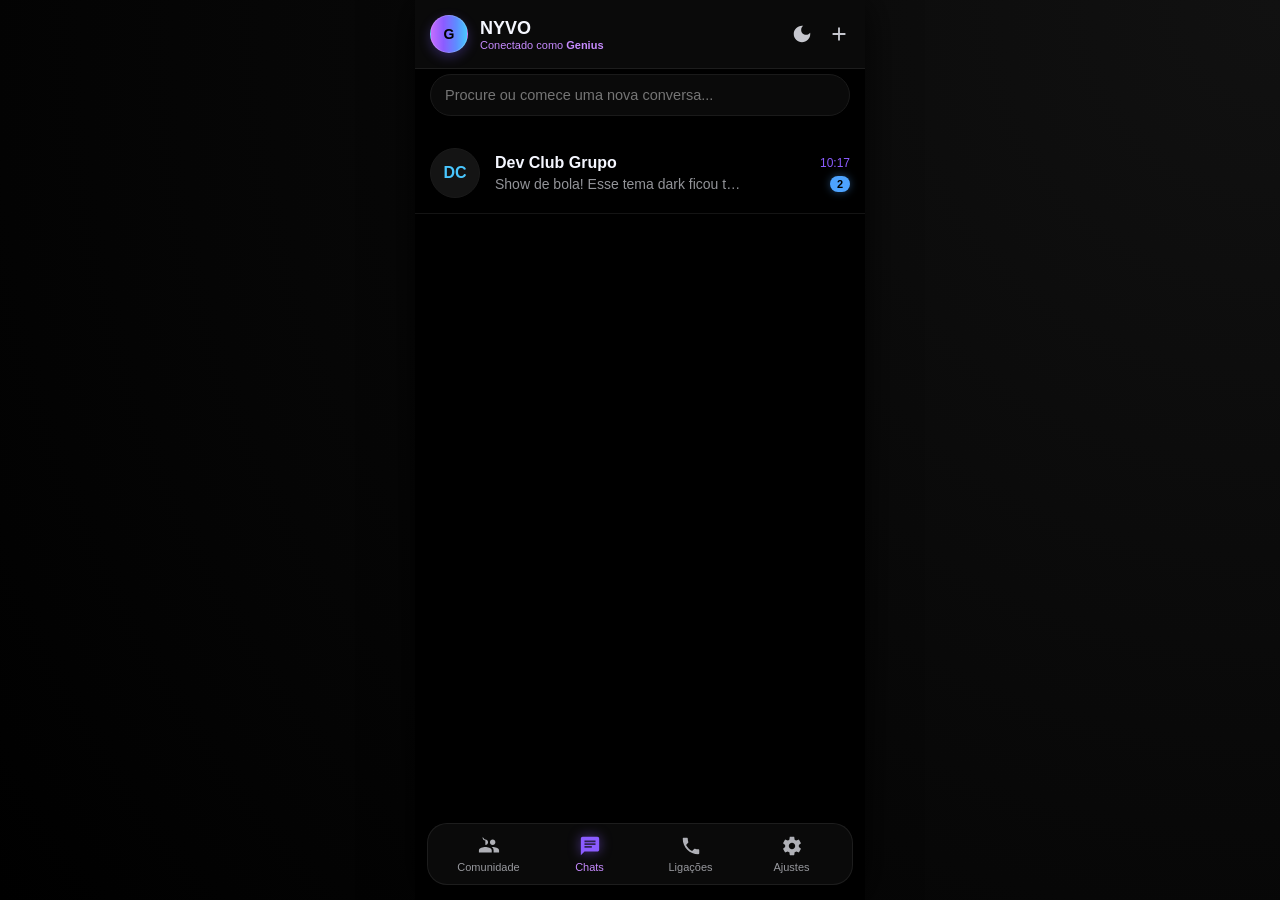
<file: index.html>
<!DOCTYPE html>
<html lang="pt-BR">

<head>
    <meta charset="utf-8" />
    <meta content="width=device-width, initial-scale=1.0" name="viewport" />
    <link rel="stylesheet" href="./styles.css">
    <title>Meu Chat - Conversas (Sidebar Híbrida)</title>
</head>

<body>
    <div class="app-container">
        <div class="sidebar-overlay" id="sidebarOverlay" onclick="moverParaEscondido()"></div>

        <nav class="sidebar" id="sidebarMenu">
            <div class="drag-handle" id="dragHandle"></div>

            <div class="sidebar-header">
                <div class="header-avatar" style="background: rgba(255,255,255,0.08);">G</div>
                <div class="sidebar-text header-info">
                    <h3>Genius</h3>
                    <p style="color: #00ffcc;">Online</p>
                </div>
            </div>

            <div class="sidebar-menu">
                <div class="sidebar-item clicked" onclick="moverParaEscondido()">
                    <svg class="svg-icon" viewbox="0 0 24 24">
                        <path d="M10 20v-6h4v6h5v-8h3L12 3 2 12h3v8z"></path>
                    </svg>
                    <span class="sidebar-text">Home</span>
                </div>
                <div class="sidebar-item" onclick="navegar('perfil')">
                    <svg class="svg-icon" viewbox="0 0 24 24">
                        <path d="M12 12c2.21 0 4-1.79 4-4s-1.79-4-4-4-4 1.79-4 4 1.79 4 4 4zm0 2c-2.67 0-8 1.34-8 4v2h16v-2c0-2.67-5.33-4-8-4z"></path>
                    </svg>
                    <span class="sidebar-text">Meu Perfil</span>
                </div>
                <div class="sidebar-item" onclick="navegar('tema')">
                    <svg class="svg-icon" viewbox="0 0 24 24">
                        <path d="M12 3c-4.97 0-9 4.03-9 9s4.03 9 9 9 9-4.03 9-9c0-.46-.04-.92-.1-1.36-.98 1.37-2.58 2.26-4.4 2.26-2.98 0-5.4-2.42-5.4-5.4 0-1.81.89-3.42 2.26-4.4-.44-.06-.9-.1-1.36-.1z"></path>
                    </svg>
                    <span class="sidebar-text">Tema</span>
                </div>
                <div class="sidebar-item" onclick="navegar('config')">
                    <svg class="svg-icon" viewbox="0 0 24 24">
                        <path d="M19.43 12.98c.04-.32.07-.64.07-.98s-.03-.66-.07-.98l2.11-1.65c.19-.15.24-.42.12-.64l-2-3.46c-.12-.22-.39-.3-.61-.22l-2.49 1c-.52-.4-1.08-.73-1.69-.98l-.38-2.65C14.46 2.18 14.25 2 14 2h-4c-.25 0-.46.18-.49.42l-.38 2.65c-.61.25-1.17.59-1.69.98l-2.49-1.23-.09-.49 0-.61.22l-2 3.46c-.13.22-.07.49.12.64l2.11 1.65c-.04.32-.07.65-.07.98s.03.66.07.98l-2.11 1.65c-.19.15-.24.42-.12.64l2 3.46c.12.22.39.3.61.22l2.49-1c.52.4 1.08.73 1.69.98l.38 2.65c.03.24.24.42.49.42h4c.25 0 .46-.18.49-.42l.38-2.65c.61-.25 1.17-.59 1.69-.98l2.49 1c.23.09.49 0 .61-.22l2-3.46c.12-.22.07-.49-.12-.64l-2.11-1.65zM12 15.5c-1.93 0-3.5-1.57-3.5-3.5s1.57-3.5 3.5-3.5 3.5 1.57 3.5 3.5-1.57 3.5-3.5 3.5z"></path>
                    </svg>
                    <span class="sidebar-text">Configurações</span>
                </div>
                <div class="sidebar-item" onclick="navegar('contas')">
                    <svg class="svg-icon" viewbox="0 0 24 24">
                        <path d="M12 2C6.48 2 2 6.48 2 12s4.48 10 10 10 10-4.48 10-10S17.52 2 12 2zm1 17h-2v-2h2v2zm2.07-7.75l-.9.92C13.45 12.9 13 13.5 13 15h-2v-.5c0-1.1.45-2.1 1.17-2.83l1.24-1.26c.37-.36.59-.86.59-1.41 0-1.1-.9-2-2-2s-2 .9-2 2H7c0-2.76 2.24-5 5-5s5 2.24 5 5c0 1.04-.42 1.99-1.07 2.75z"></path>
                    </svg>
                    <span class="sidebar-text">Contas</span>
                </div>
            </div>
        </nav>

        <header class="header-lista">
            <div class="profile-section">
                <div class="header-avatar" onclick="moverParaCompacto()">G</div>
                <div class="user-meta">
                    <h2>NYVO</h2>
                    <p>Conectado como <strong>Genius</strong></p>
                </div>
            </div>
            <div class="header-icons">
                <button id="themeToggleBtn" class="theme-btn" onclick="toggleTheme()">
                    <svg class="svg-icon theme-icon-dark" viewBox="0 0 24 24">
                        <path d="M12 3c-4.97 0-9 4.03-9 9s4.03 9 9 9 9-4.03 9-9c0-.46-.04-.92-.1-1.36-.98 1.37-2.58 2.26-4.4 2.26-2.98 0-5.4-2.42-5.4-5.4 0-1.81.89-3.42 2.26-4.4-.44-.06-.9-.1-1.36-.1z"></path>
                    </svg>
                    <svg class="svg-icon theme-icon-light" viewBox="0 0 24 24" style="display: none;">
                        <path d="M12 7c-2.76 0-5 2.24-5 5s2.24 5 5 5 5-2.24 5-5-2.24-5-5-5zM2 13h2c.55 0 1-.45 1-1s-.45-1-1-1H2c-.55 0-1 .45-1 1s.45 1 1 1zm18 0h2c.55 0 1-.45 1-1s-.45-1-1-1h-2c-.55 0-1 .45-1 1s.45 1 1 1zM11 2v2c0 .55.45 1 1 1s1-.45 1-1V2c0-.55-.45-1-1-1s-1 .45-1 1zm0 18v2c0 .55.45 1 1 1s1-.45 1-1v-2c0-.55-.45-1-1-1s-1 .45-1 1zM5.99 4.58c-.39-.39-1.03-.39-1.41 0s-.39 1.03 0 1.41l1.06 1.06c.39.39 1.03.39 1.41 0s.39-1.03 0-1.41L5.99 4.58zm12.37 12.37c-.39-.39-1.03-.39-1.41 0s-.39 1.03 0 1.41l1.06 1.06c.39.39 1.03.39 1.41 0s.39-1.03 0-1.41l-1.06-1.06zm1.06-12.37c-.39-.39-1.03-.39-1.41 0l-1.06 1.06c-.39.39-.39 1.03 0 1.41s1.03.39 1.41 0l1.06-1.06c.39-.38.39-1.02 0-1.41zM7.05 18.01l-1.06 1.06c-.39.39-.39 1.03 0 1.41s1.03.39 1.41 0l1.06-1.06c.39-.39.39-1.03 0-1.41s-1.02-.39-1.41 0z"></path>
                    </svg>
                </button>

                <svg class="svg-icon" viewBox="0 0 24 24">
                    <path d="M19 13h-6v6h-2v-6H5v-2h6V5h2v6h6v2z"></path>
                </svg>
            </div>
        </header>

        <div class="chat-input-area">
            <div class="input-wrapper">
                <input autocomplete="off" placeholder="Procure ou comece uma nova conversa..." type="text" />
            </div>
        </div>

        <main class="chats-list">
            <div class="chat-item" onclick="window.location.href='chatPriv.html'">
                <div class="avatar" style="background: rgba(255,255,255,0.08);">DC</div>
                <div class="chat-info">
                    <div class="chat-info-row">
                        <span class="chat-name">Dev Club Grupo</span>
                        <span class="chat-time">10:17</span>
                    </div>
                    <div class="chat-info-row">
                        <span class="chat-last-message">Show de bola! Esse tema dark ficou top...</span>
                        <span class="unread-badge">2</span>
                    </div>
                </div>
            </div>
        </main>

        <nav class="app-tab-bar glass-effect">
            <div class="tab-item" onclick="window.location.href='comunity.html'">
                <svg class="svg-icon" viewBox="0 0 24 24">
                    <path d="M16 11c1.66 0 2.99-1.34 2.99-3S17.66 5 16 5c-1.66 0-3 1.34-3 3s1.34 3 3 3zm-8 0c1.66 0 2.99-1.34 2.99-3S9.66 5 8 5C6.34 5 5 1.34 5 3s1.34 3 3 3zm0 2c-2.33 0-7 1.17-7 3.5V19h14v-2.5c0-2.33-4.67-3.5-7-3.5zm8 0c-.29 0-.62.02-.97.05 1.16.84 1.97 1.97 1.97 3.45V19h6v-2.5c0-2.33-4.67-3.5-7-3.5z"></path>
                </svg>
                <span>Comunidade</span>
            </div>
            <div class="tab-item active" onclick="window.location.href='chatPriv.html'">
                <svg class="svg-icon" viewBox="0 0 24 24">
                    <path d="M20 2H4c-1.1 0-1.99.9-1.99 2L2 22l4-4h14c1.1 0 2-.9 2-2V4c0-1.1-.9-2-2-2zM6 9h12v2H6V9zm8 5H6v-2h8v2zm4-6H6V6h12v2z"></path>
                </svg>
                <span>Chats</span>
            </div>
            <div class="tab-item">
                <svg class="svg-icon" viewBox="0 0 24 24">
                    <path d="M6.62 10.79c1.44 2.83 3.76 5.14 6.59 6.59l2.2-2.2c.27-.27.67-.36 1.02-.24 1.12.37 2.33.57 3.57.57.55 0 1 .45 1 1V20c0 .55-.45 1-1 1-9.39 0-17-7.61-17-17 0-.55.45-1 1-1h3.5c.55 0 1 .45 1 1 0 1.25.2 2.45.57 3.57.11.35.03.74-.25 1.02l-2.2 2.2z"></path>
                </svg>
                <span>Ligações</span>
            </div>
            <div class="tab-item">
                <svg class="svg-icon" viewBox="0 0 24 24">
                    <path d="M19.43 12.98c.04-.32.07-.64.07-.98s-.03-.66-.07-.98l2.11-1.65c.19-.15.24-.42.12-.64l-2-3.46c-.12-.22-.39-.3-.61-.22l-2.49 1c-.52-.4-1.08-.73-1.69-.98l-.38-2.65C14.46 2.18 14.25 2 14 2h-4c-.25 0-.46.18-.49.42l-.38 2.65c-.61.25-1.17.59-1.69.98l-2.49-1c-.23-.09-.49 0-.61.22l-2 3.46c-.13.22-.07.49.12.64l2.11 1.65c-.04.32-.07.65-.07.98s.03.66.07.98l-2.11 1.65c-.19.15-.24.42-.12.64l2 3.46c.12.22.39.3.61.22l2.49-1c.52.4 1.08.73 1.69.98l.38 2.65c.03.24.24.42.49.42h4c.25 0 .46-.18.49-.42l.38-2.65c.61-.25 1.17-.59 1.69-.98l2.49 1c.23.09.49 0 .61-.22l2-3.46c.12-.22.07-.49-.12-.64l-2.11-1.65zM12 15.5c-1.93 0-3.5-1.57-3.5-3.5s1.57-3.5 3.5-3.5 3.5 1.57 3.5 3.5-1.57 3.5-3.5 3.5z"></path>
                </svg>
                <span>Ajustes</span>
            </div>
        </nav>
    </div>
</body>
<script src="theme.js"></script>
<script src="script.js"></script>

</html>
</file>
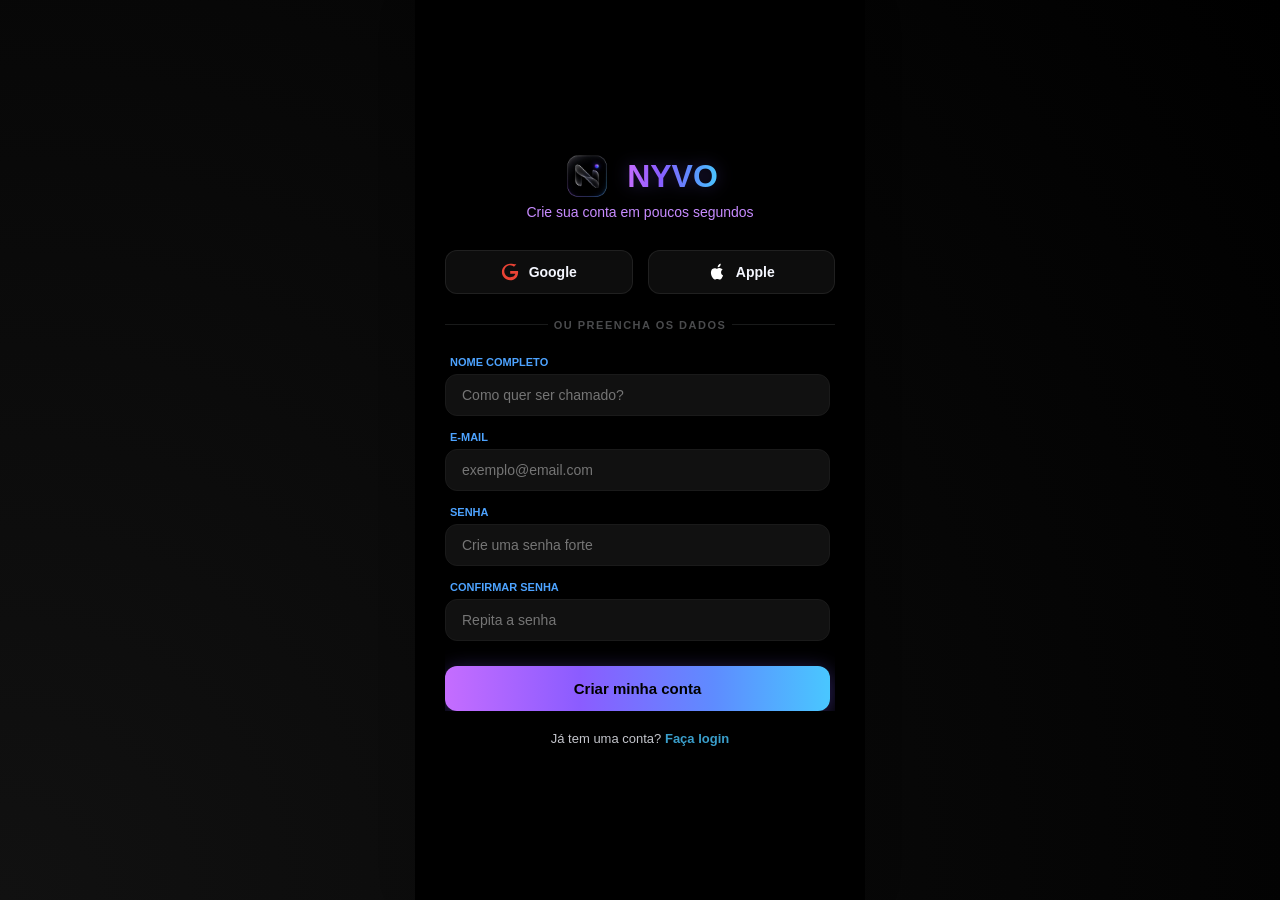
<file: cadastre-se.html>
<!DOCTYPE html>
<html lang="pt-BR">
<head>
    <meta charset="UTF-8">
    <meta name="viewport" content="width=device-width, initial-scale=1.0">
    <link rel="stylesheet" href="./cadastre-se.css">
    <title>Meu Chat - Cadastro</title>

    
</head>
<body>

    <div class="app-container">
        
        <header class="register-header">
            <div class="titulo">
                <img src="./nyvo.png" alt="" width="50">
                <h1>NYVO</h1>
            </div>

            <p>Crie sua conta em poucos segundos</p>
        </header>

        <div class="social-container">
            <button class="btn-social" onclick="socialAuth('Google')">
                <svg class="social-icon" viewBox="0 0 24 24">
                    <path fill="#EA4335" d="M12.24 10.285V14.4h6.887c-.275 1.565-1.88 4.604-6.887 4.604-4.33 0-7.866-3.577-7.866-8s3.536-8 7.866-8c2.46 0 4.105 1.025 5.047 1.926l3.227-3.111C18.29 1.95 15.54 1 12.24 1 6.16 1 1.2 5.93 1.2 12s4.96 11 11.04 11c6.35 0 10.57-4.44 10.57-10.75 0-.72-.08-1.27-.17-1.72h-10.4z"/>
                </svg>
                <span>Google</span>
            </button>

            <button class="btn-social" onclick="socialAuth('Apple')">
                <svg class="social-icon" viewBox="0 0 24 24" fill="#ffffff">
                    <path d="M18.71 19.5c-.83 1.24-1.71 2.45-3.05 2.47-1.34.03-1.77-.79-3.29-.79-1.53 0-2 .77-3.27.82-1.31.05-2.3-1.32-3.14-2.53C4.25 17 2.94 12.45 4.7 9.39c.87-1.52 2.43-2.48 4.12-2.51 1.28-.02 2.5.87 3.29.87.78 0 2.26-1.07 3.81-.91.65.03 2.47.26 3.64 1.98-.09.06-2.17 1.28-2.15 3.81.03 3.02 2.65 4.03 2.68 4.04-.03.07-.42 1.44-1.38 2.83M15.97 4.17c.66-.81 1.11-1.93.99-3.06-1 .04-2.22.67-2.94 1.52-.64.74-1.2 1.88-1.05 2.99 1.11.09 2.24-.55 3-1.45z"/>
                </svg>
                <span>Apple</span>
            </button>
        </div>

        <div class="divider">ou preencha os dados</div>

        <div class="form-scroll">
            <form class="form-container" onsubmit="validarCadastro(event)">
                
                <div class="input-group">
                    <label>Nome Completo</label>
                    <input type="text" class="input-field" placeholder="Como quer ser chamado?" required>
                </div>

                <div class="input-group">
                    <label>E-mail</label>
                    <input type="email" class="input-field" placeholder="exemplo@email.com" required>
                </div>

                <div class="input-group">
                    <label>Senha</label>
                    <input type="password" id="senha" class="input-field" placeholder="Crie uma senha forte" required>
                </div>

                <div class="input-group">
                    <label>Confirmar Senha</label>
                    <input type="password" id="confirmarSenha" class="input-field" placeholder="Repita a senha" required>
                </div>

                <button type="submit" class="btn-register">Criar minha conta</button>
            </form>
        </div>

        <div class="login-link">
            Já tem uma conta? <a href="login.html">Faça login</a>
        </div>

    </div>
    <Script src="theme.js"></Script>
    <script src="cadastre-se.js"></script>
</body>
</html>
</file>
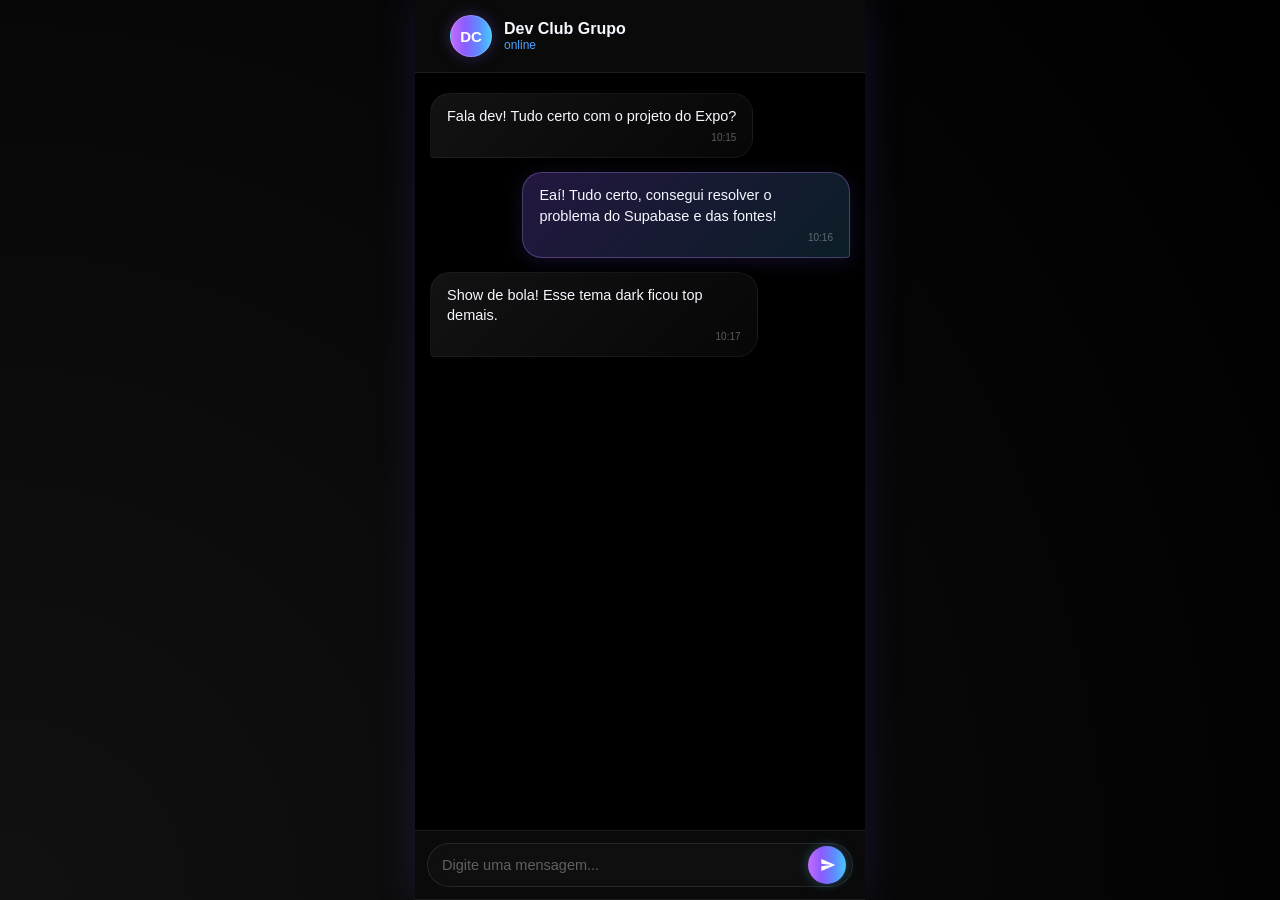
<file: chatPriv.html>
<!DOCTYPE html>
<html lang="pt-BR">

<head>
    <meta charset="UTF-8">
    <meta name="viewport" content="width=device-width, initial-scale=1.0">
    <link rel="stylesheet" href="./chatPriv.css">
    <title>Meu Chat - Conversa Privada</title>

</head>

<body>

    <div class="app-container">

        <header class="chat-header liquid-glass">
            <button class="back-btn" onclick="voltarParaLista()">
                <svg class="svg-icon" viewBox="0 0 24 24">
                    <path d="M20 11H7.83l5.59-5.59L12 4l-8 8 8 8 1.41-1.41L7.83 13H20v-2z" />
                </svg>
            </button>
            <div class="avatar">DC</div>
            <div class="user-info">
                <h3>Dev Club Grupo</h3>
                <p>online</p>
            </div>
        </header>

        <main class="chat-messages" id="chatContainer">
            <div class="message received">
                Fala dev! Tudo certo com o projeto do Expo?
                <span class="message-time">10:15</span>
            </div>
            <div class="message sent">
                Eaí! Tudo certo, consegui resolver o problema do Supabase e das fontes!
                <span class="message-time">10:16</span>
            </div>
            <div class="message received">
                Show de bola! Esse tema dark ficou top demais.
                <span class="message-time">10:17</span>
            </div>
        </main>

        <div class="chat-input-area liquid-glass">
            <div class="input-wrapper">
                <input type="text" id="messageInput" placeholder="Digite uma mensagem..." autocomplete="off">
                <button class="send-btn" id="sendBtn">
                    <svg class="svg-icon" viewBox="0 0 24 24">
                        <path d="M2.01 21L23 12 2.01 3 2 10l15 2-15 2z" />
                    </svg>
                </button>
            </div>
        </div>

    </div>
    <script src="theme.js"></script>
    <script src="chatPriv.js"></script>

</body>

</html>
</file>
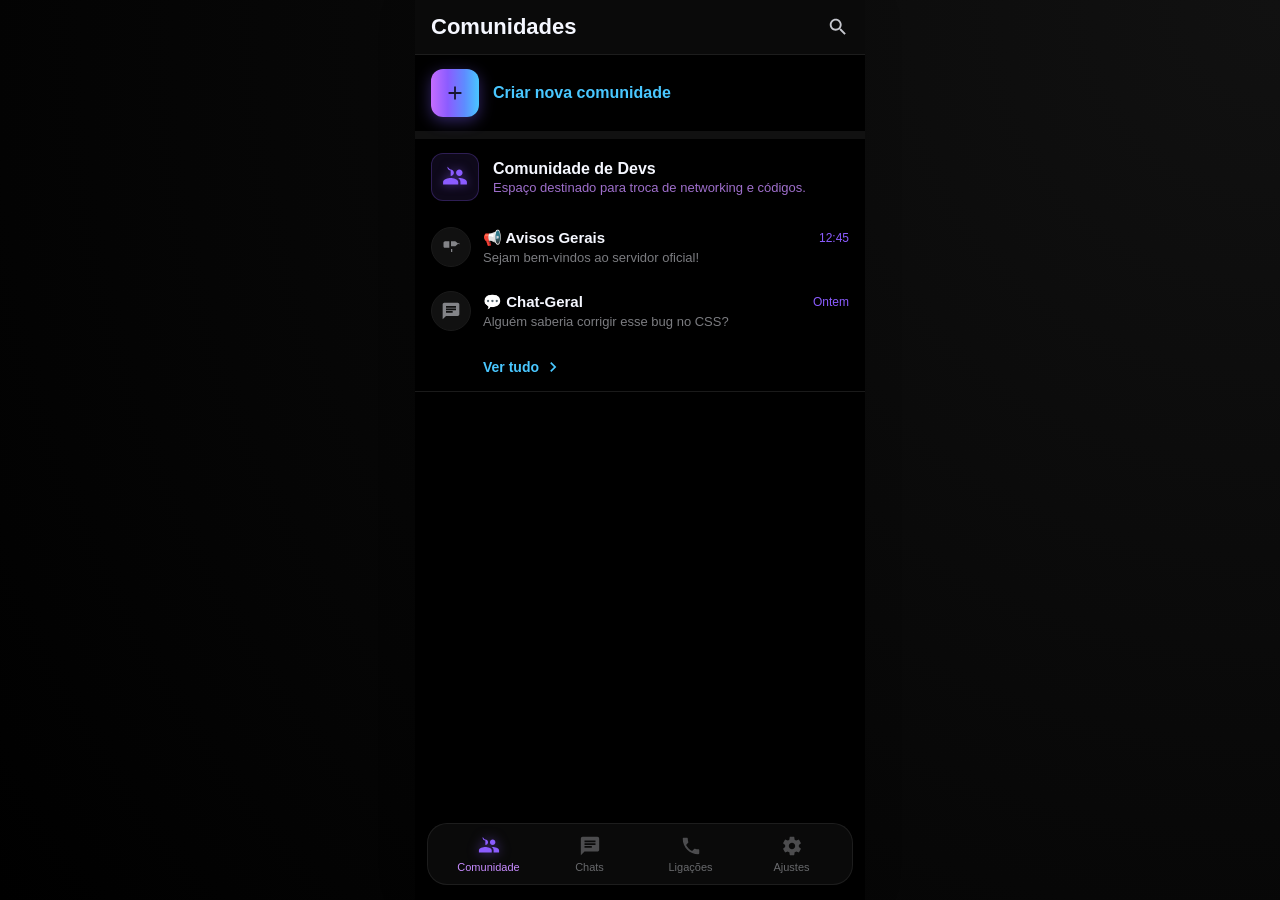
<file: comunity.html>
<!DOCTYPE html>
<html lang="pt-BR">

<head>
    <meta charset="UTF-8">
    <meta name="viewport" content="width=device-width, initial-scale=1.0">
    <title>Comunidades</title>
    <link rel="stylesheet" href="comunity.css">
</head>

<body>

    <div class="app-container">

        <header class="header glass-effect">
            <h1 class="header-titulo">Comunidades</h1>
            <div class="header-icones">
                <button class="icon-botao">
                    <svg viewBox="0 0 24 24" class="svg-icon">
                        <path d="M15.5 14h-.79l-.28-.27C15.41 12.59 16 11.11 16 9.5 16 5.91 13.09 3 9.5 3S3 5.91 3 9.5 5.91 16 9.5 16c1.61 0 3.09-.59 4.23-1.57l.27.28v.79l5 4.99L20.49 19l-4.99-5zm-6 0C7.01 14 5 11.99 5 9.5S7.01 5 9.5 5 14 7.01 14 9.5 11.99 14 9.5 14z" />
                    </svg>
                </button>
            </div>
        </header>

        <main class="scroll-conteudo">

            <div class="criar-comunidade-row">
                <div class="icon-criar-fundo">
                    <svg viewBox="0 0 24 24" class="svg-icon" style="fill: #000;">
                        <path d="M19 13h-6v6h-2v-6H5v-2h6V5h2v6h6v2z" />
                    </svg>
                </div>
                <div class="criar-texto-container">
                    <h2 class="criar-titulo">Criar nova comunidade</h2>
                </div>
            </div>

            <div class="divisor"></div>

            <div class="comunidade-card">

                <div class="comunidade-header">
                    <div class="avatar-comunidade">
                        <svg viewBox="0 0 24 24" class="svg-icon-brand">
                            <path d="M16 11c1.66 0 2.99-1.34 2.99-3S17.66 5 16 5c-1.66 0-3 1.34-3 3s1.34 3 3 3zm-8 0c1.66 0 2.99-1.34 2.99-3S9.66 5 8 5C6.34 5 5 1.34 5 3s1.34 3 3 3zm0 2c-2.33 0-7 1.17-7 3.5V19h14v-2.5c0-2.33-4.67-3.5-7-3.5zm8 0c-.29 0-.62.02-.97.05 1.16.84 1.97 1.97 1.97 3.45V19h6v-2.5c0-2.33-4.67-3.5-7-3.5z" />
                        </svg>
                    </div>
                    <div class="comunidade-info">
                        <h3 class="comunidade-nome">Comunidade de Devs</h3>
                        <p class="comunidade-descricao">Espaço destinado para troca de networking e códigos.</p>
                    </div>
                </div>

                <div class="subgrupos-container">

                    <div class="subgrupo-item">
                        <div class="avatar-subgrupo">
                            <svg viewBox="0 0 24 24" class="svg-icon-gray">
                                <path d="M22 6.92L17.15 11H12V5h5.15L22 9.08v-2.16zM10 5H5c-1.1 0-2 .9-2 2v4c0 1.1.9 2 2 2h5V5zm3.5 13H12v-3.5h1.5V18z" />
                            </svg>
                        </div>
                        <div class="subgrupo-info-agrupada">
                            <div class="subgrupo-linha-topo">
                                <h4 class="subgrupo-nome">📢 Avisos Gerais</h4>
                                <span class="subgrupo-horario">12:45</span>
                            </div>
                            <p class="subgrupo-ultima-msg">Sejam bem-vindos ao servidor oficial!</p>
                        </div>
                    </div>

                    <div class="subgrupo-item">
                        <div class="avatar-subgrupo">
                            <svg viewBox="0 0 24 24" class="svg-icon-gray">
                                <path d="M20 2H4c-1.1 0-1.99.9-1.99 2L2 22l4-4h14c1.1 0 2-.9 2-2V4c0-1.1-.9-2-2-2zM6 9h12v2H6V9zm8 5H6v-2h8v2zm4-6H6V6h12v2z"></path>
                            </svg>
                        </div>
                        <div class="subgrupo-info-agrupada">
                            <div class="subgrupo-linha-topo">
                                <h4 class="subgrupo-nome">💬 Chat-Geral</h4>
                                <span class="subgrupo-horario">Ontem</span>
                            </div>
                            <p class="subgrupo-ultima-msg">Alguém saberia corrigir esse bug no CSS?</p>
                        </div>
                    </div>

                    <button class="btn-ver-tudo">
                        <span>Ver tudo</span>
                        <svg viewBox="0 0 24 24" class="svg-arrow">
                            <path d="M8.59 16.59L13.17 12 8.59 7.41 10 6l6 6-6 6-1.41-1.41z" />
                        </svg>
                    </button>

                </div>
            </div>

        </main>

        <nav class="app-tab-bar glass-effect">
            <div class="tab-item active" onclick="window.location.href='comunity.html'">
                <svg class="svg-icon" viewBox="0 0 24 24">
                    <path d="M16 11c1.66 0 2.99-1.34 2.99-3S17.66 5 16 5c-1.66 0-3 1.34-3 3s1.34 3 3 3zm-8 0c1.66 0 2.99-1.34 2.99-3S9.66 5 8 5C6.34 5 5 1.34 5 3s1.34 3 3 3zm0 2c-2.33 0-7 1.17-7 3.5V19h14v-2.5c0-2.33-4.67-3.5-7-3.5zm8 0c-.29 0-.62.02-.97.05 1.16.84 1.97 1.97 1.97 3.45V19h6v-2.5c0-2.33-4.67-3.5-7-3.5z"></path>
                </svg>
                <span>Comunidade</span>
            </div>
            <div class="tab-item" onclick="window.location.href='index.html'">
                <svg class="svg-icon" viewBox="0 0 24 24">
                    <path d="M20 2H4c-1.1 0-1.99.9-1.99 2L2 22l4-4h14c1.1 0 2-.9 2-2V4c0-1.1-.9-2-2-2zM6 9h12v2H6V9zm8 5H6v-2h8v2zm4-6H6V6h12v2z"></path>
                </svg>
                <span>Chats</span>
            </div>
            <div class="tab-item">
                <svg class="svg-icon" viewBox="0 0 24 24">
                    <path d="M6.62 10.79c1.44 2.83 3.76 5.14 6.59 6.59l2.2-2.2c.27-.27.67-.36 1.02-.24 1.12.37 2.33.57 3.57.57.55 0 1 .45 1 1V20c0 .55-.45 1-1 1-9.39 0-17-7.61-17-17 0-.55.45-1 1-1h3.5c.55 0 1 .45 1 1 0 1.25.2 2.45.57 3.57.11.35.03.74-.25 1.02l-2.2 2.2z"></path>
                </svg>
                <span>Ligações</span>
            </div>
            <div class="tab-item">
                <svg class="svg-icon" viewBox="0 0 24 24">
                    <path d="M19.43 12.98c.04-.32.07-.64.07-.98s-.03-.66-.07-.98l2.11-1.65c.19-.15.24-.42.12-.64l-2-3.46c-.12-.22-.39-.3-.61-.22l-2.49 1c-.52-.4-1.08-.73-1.69-.98l-.38-2.65C14.46 2.18 14.25 2 14 2h-4c-.25 0-.46.18-.49.42l-.38 2.65c-.61.25-1.17.59-1.69.98l-2.49-1c-.23-.09-.49 0-.61.22l-2 3.46c-.13.22-.07.49.12.64l2.11 1.65c-.04.32-.07.65-.07.98s.03.66.07.98l-2.11 1.65c-.19.15-.24.42-.12.64l2 3.46c.12.22.39.3.61.22l2.49-1c.52.4 1.08.73 1.69.98l.38 2.65c.03.24.24.42.49.42h4c.25 0 .46-.18.49-.42l.38-2.65c.61-.25 1.17-.59 1.69-.98l2.49 1c.23.09.49 0 .61-.22l2-3.46c.12-.22.07-.49-.12-.64l-2.11-1.65zM12 15.5c-1.93 0-3.5-1.57-3.5-3.5s1.57-3.5 3.5-3.5 3.5 1.57 3.5 3.5-1.57 3.5-3.5 3.5z"></path>
                </svg>
                <span>Ajustes</span>
            </div>
        </nav>

    </div>
<script src="theme.js"></script>
</body>

</html>
</file>
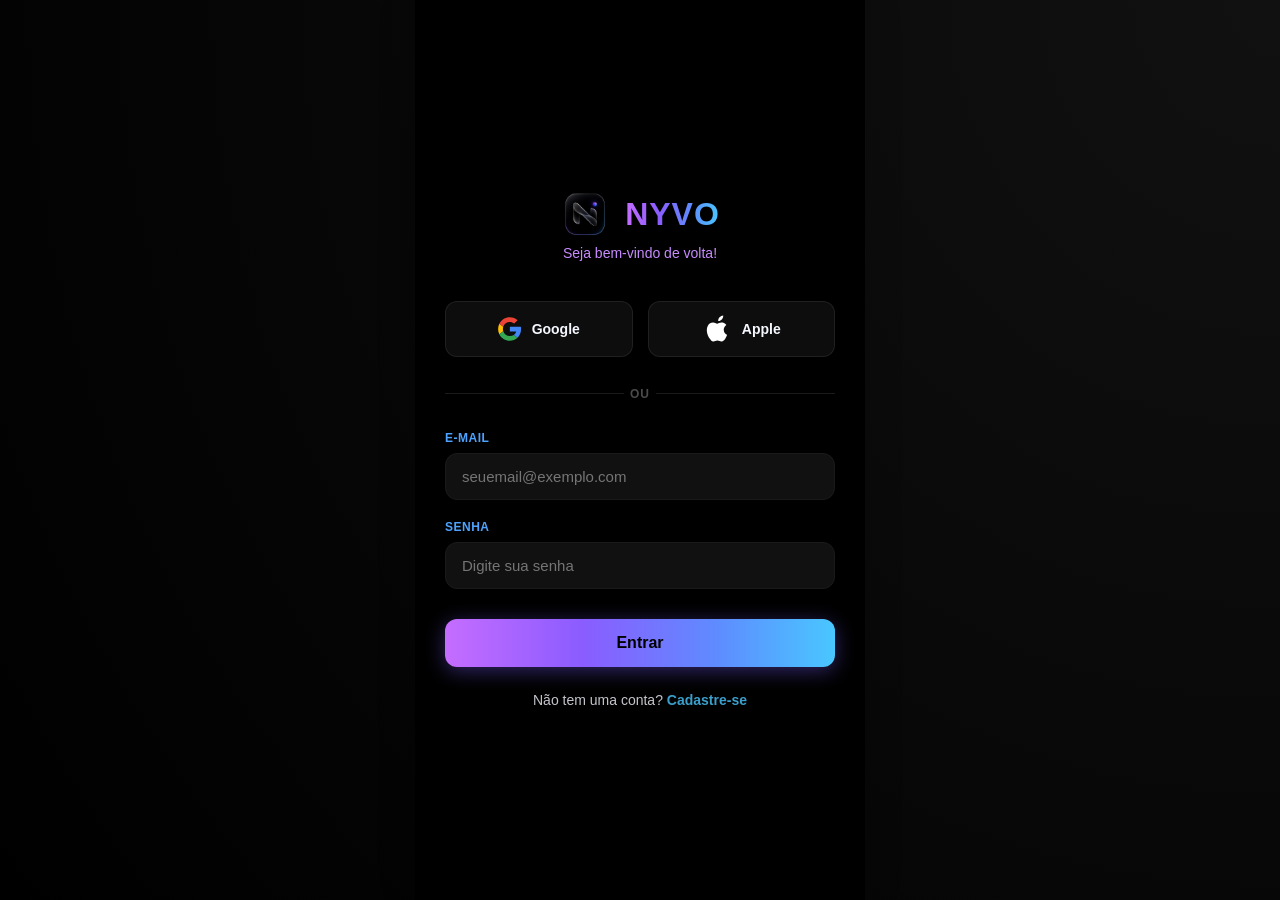
<file: login.html>
<!DOCTYPE html>
<html lang="pt-BR">

<head>
    <meta charset="UTF-8">
    <meta name="viewport" content="width=device-width, initial-scale=1.0">
    <link rel="stylesheet" href="./login.css">
    <title>Meu Chat - Login</title>
    <style>

    </style>
</head>

<body>

    <div class="app-container">

        <header class="login-header">
            <div class="titulo">
                <img src="./nyvo.png" alt="" width="50">
                <h1>NYVO</h1>
            </div>

            <p>Seja bem-vindo de volta!</p>
        </header>

        <div class="social-login-container">
            <button class="btn-social" onclick="loginSocial('Google')">
                <svg width="24" height="24" viewBox="0 0 48 48" version="1.1" xmlns="http://www.w3.org/2000/svg">
                    <path
                        d="M9.82727273,24 C9.82727273,22.4757333 10.0804318,21.0144 10.5322727,19.6437333 L2.62345455,13.6042667 C1.08206818,16.7338667 0.213636364,20.2602667 0.213636364,24 C0.213636364,27.7365333 1.081,31.2608 2.62025,34.3882667 L10.5247955,28.3370667 C10.0772273,26.9728 9.82727273,25.5168 9.82727273,24"
                        fill="#FBBC05"></path>
                    <path
                        d="M23.7136364,10.1333333 C27.025,10.1333333 30.0159091,11.3066667 32.3659091,13.2266667 L39.2022727,6.4 C35.0363636,2.77333333 29.6954545,0.533333333 23.7136364,0.533333333 C14.4268636,0.533333333 6.44540909,5.84426667 2.62345455,13.6042667 L10.5322727,19.6437333 C12.3545909,14.112 17.5491591,10.1333333 23.7136364,10.1333333"
                        fill="#EB4335"></path>
                    <path
                        d="M23.7136364,37.8666667 C17.5491591,37.8666667 12.3545909,33.888 10.5322727,28.3562667 L2.62345455,34.3946667 C6.44540909,42.1557333 14.4268636,47.4666667 23.7136364,47.4666667 C29.4455,47.4666667 34.9177955,45.4314667 39.0249545,41.6181333 L31.5177727,35.8144 C29.3995682,37.1488 26.7323182,37.8666667 23.7136364,37.8666667"
                        fill="#34A853"></path>
                    <path
                        d="M46.1454545,24 C46.1454545,22.6133333 45.9318182,21.12 45.6113636,19.7333333 L23.7136364,19.7333333 L23.7136364,28.8 L36.3181818,28.8 C35.6879545,31.8912 33.9724545,34.2677333 31.5177727,35.8144 L39.0249545,41.6181333 C43.3393409,37.6138667 46.1454545,31.6490667 46.1454545,24"
                        fill="#4285F4"></path>
                </svg>
                <span>Google</span>
            </button>

            <button class="btn-social" onclick="loginSocial('Apple')">
                <svg width="30" height="30" viewBox="0 0 24 24" fill="#ffffff" version="1.1"
                    xmlns="http://www.w3.org/2000/svg">
                    <path
                        d="M18.71 19.5c-.83 1.24-1.71 2.45-3.05 2.47-1.34.03-1.77-.79-3.29-.79-1.53 0-2 .77-3.27.82-1.31.05-2.3-1.32-3.14-2.53C4.25 17 2.94 12.45 4.7 9.39c.87-1.52 2.43-2.48 4.12-2.51 1.28-.02 2.5.87 3.29.87.78 0 2.26-1.07 3.81-.91.65.03 2.47.26 3.64 1.98-.09.06-2.17 1.28-2.15 3.81.03 3.02 2.65 4.03 2.68 4.04-.03.07-.42 1.44-1.38 2.83M15.97 4.17c.66-.81 1.11-1.93.99-3.06-1 .04-2.22.67-2.94 1.52-.64.74-1.2 1.88-1.05 2.99 1.11.09 2.24-.55 3-1.45z" />
                </svg>
                <span>Apple</span>
            </button>
        </div>

        <div class="divider">ou</div>

        <form class="form-container" onsubmit="realizarLogin(event)">

            <div class="input-group">
                <label for="email">E-mail</label>
                <input type="email" id="email" class="input-field" placeholder="seuemail@exemplo.com" required
                    autocomplete="username">
            </div>

            <div class="input-group">
                <label for="password">Senha</label>
                <input type="password" id="password" class="input-field" placeholder="Digite sua senha" required
                    autocomplete="current-password">
            </div>

            <button type="submit" class="btn-login">Entrar</button>
        </form>

        <div class="register-link">
            Não tem uma conta? <a href="cadastre-se.html">Cadastre-se</a>
        </div>

    </div>

</body>
<script src="theme.js"></script>
<script scr="login.js"></script>

</html>
</file>
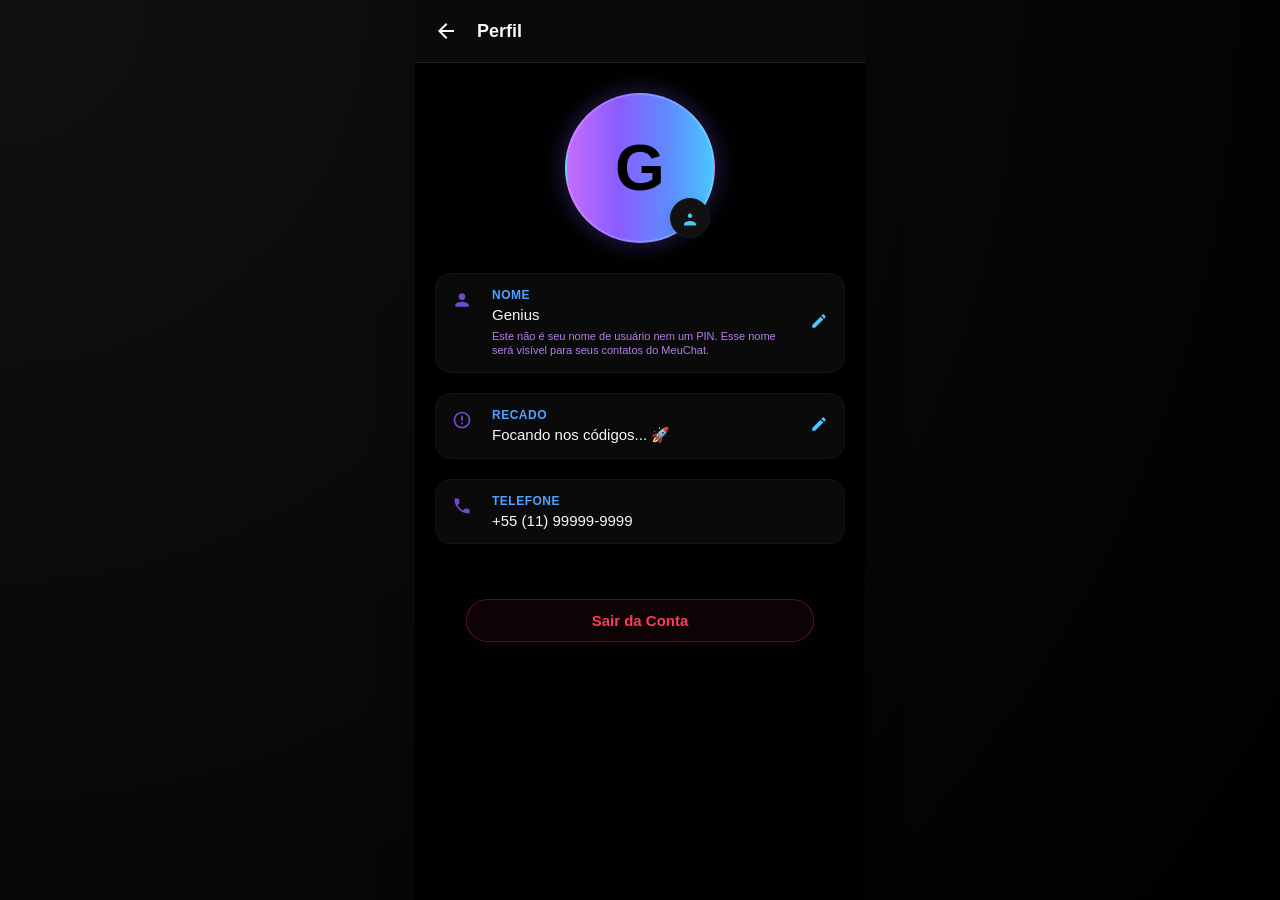
<file: profile.html>
<!DOCTYPE html>
<html lang="pt-BR">
<head>
    <meta charset="UTF-8">
    <meta name="viewport" content="width=device-width, initial-scale=1.0">
    <link rel="stylesheet" href="./profile.css">
    <title>Meu Chat - Perfil</title>
</head>
<body>

    <div class="app-container">
        
        <header class="profile-header glass-effect">
            <button class="back-btn" onclick="voltarParaHome()">
                <svg class="svg-icon" viewBox="0 0 24 24"><path d="M20 11H7.83l5.59-5.59L12 4l-8 8 8 8 1.41-1.41L7.83 13H20v-2z"/></svg>
            </button>
            <h2>Perfil</h2>
        </header>

        <main class="profile-content">
            
            <div class="avatar-container">
                <div class="big-avatar" id="profileLetter">G</div>
                <div class="edit-photo-btn" onclick="alterarFoto()">
                    <svg class="svg-icon" viewBox="0 0 24 24"><path d="M12 12c1.66 0 3-1.34 3-3s-1.34-3-3-3-3 1.34-3 3 1.34 3 3 3zm0-7c.55 0 1 .45 1 1s-.45 1-1 1-1-.45-1-1 .45-1 1-1zm0 11c-2.67 0-8 1.34-8 4v2h16v-2c0-2.67-5.33-4-8-4z"/></svg>
                </div>
            </div>

            <div class="info-container">
                
                <div class="info-row">
                    <div class="info-icon-box">
                        <svg class="svg-icon" viewBox="0 0 24 24"><path d="M12 12c2.21 0 4-1.79 4-4s-1.79-4-4-4-4 1.79-4 4 1.79 4 4 4zm0 2c-2.67 0-8 1.34-8 4v2h16v-2c0-2.67-5.33-4-8-4z"/></svg>
                    </div>
                    <div class="info-body">
                        <span class="info-label">Nome</span>
                        <span class="info-value" id="profileName">Genius</span>
                        <p class="info-subtext">Este não é seu nome de usuário nem um PIN. Esse nome será visível para seus contatos do MeuChat.</p>
                    </div>
                    <button class="edit-value-btn" onclick="editarCampo('Nome', 'profileName')">
                        <svg class="svg-icon" viewBox="0 0 24 24"><path d="M3 17.25V21h3.75L17.81 9.94l-3.75-3.75L3 17.25zM20.71 7.04c.39-.39.39-1.02 0-1.41l-2.34-2.34c-.39-.39-1.02-.39-1.41 0l-1.83 1.83 3.75 3.75 1.83-1.83z"/></svg>
                    </button>
                </div>

                <div class="info-row">
                    <div class="info-icon-box">
                        <svg class="svg-icon" viewBox="0 0 24 24"><path d="M11 15h2v2h-2zm0-8h2v6h-2zm.99-5C6.47 2 2 6.48 2 12s4.47 10 9.99 10C17.52 22 22 17.52 22 12S17.52 2 11.99 2zM12 20c-4.42 0-8-3.58-8-8s3.58-8 8-8 8 3.58 8 8-3.58 8-8 8z"/></svg>
                    </div>
                    <div class="info-body">
                        <span class="info-label">Recado</span>
                        <span class="info-value" id="profileStatus">Focando nos códigos... 🚀</span>
                    </div>
                    <button class="edit-value-btn" onclick="editarCampo('Recado', 'profileStatus')">
                        <svg class="svg-icon" viewBox="0 0 24 24"><path d="M3 17.25V21h3.75L17.81 9.94l-3.75-3.75L3 17.25zM20.71 7.04c.39-.39.39-1.02 0-1.41l-2.34-2.34c-.39-.39-1.02-.39-1.41 0l-1.83 1.83 3.75 3.75 1.83-1.83z"/></svg>
                    </button>
                </div>

                <div class="info-row">
                    <div class="info-icon-box">
                        <svg class="svg-icon" viewBox="0 0 24 24"><path d="M6.62 10.79c1.44 2.83 3.76 5.14 6.59 6.59l2.2-2.2c.27-.27.67-.36 1.02-.24 1.12.37 2.33.57 3.57.57.55 0 1 .45 1 1V20c0 .55-.45 1-1 1-9.39 0-17-7.61-17-17 0-.55.45-1 1-1h3.5c.55 0 1 .45 1 1 0 1.25.2 2.45.57 3.57.11.35.03.74-.25 1.02l-2.2 2.2z"/></svg>
                    </div>
                    <div class="info-body">
                        <span class="info-label">Telefone</span>
                        <span class="info-value">+55 (11) 99999-9999</span>
                    </div>
                </div>

                <div class="logout-container">
                    <button class="btn-sair" onclick="deslogar()">Sair da Conta</button>
                </div>

            </div>

        </main>

    </div>
<script src="theme.js"></script>
    <script src="profile.js"></script>
</body>
</html>
</file>
<file: styles.css>
/* --- VARIÁVEIS DE COR PADRÃO (DARK MODE) --- */
body {
    --bg-main: radial-gradient(circle at top right, #111111 0%, #000000 100%);
    --bg-container: #000000;
    --text-primary: #F5F7FF;
    --text-secondary: #C78BFF; /* Lilás */
    --text-muted: rgba(245, 247, 257, 0.6);
    --glass-bg: rgba(26, 26, 26, 0.4);
    --glass-border: rgba(245, 247, 257, 0.08);
    --input-bg: rgba(17, 17, 17, 0.6);
    --input-border: #1A1A1A;
    --icon-fill: #F5F7FF;
    --chat-item-hover: rgba(26, 26, 26, 0.4);
    --sidebar-bg: rgba(0, 0, 0, 0.85);
    
    background: var(--bg-main);
    color: var(--text-primary);
    transition: background 0.3s ease, color 0.3s ease;
}

/* --- VARIÁVEIS PARA O LIGHT MODE --- */
body.light-mode {
    --bg-main: radial-gradient(circle at top right, #EEF2F7 0%, #F8FAFC 100%);
    --bg-container: #FFFFFF;
    --text-primary: #111111;
    --text-secondary: #8B5CFF; /* Roxo Principal para destaque no Light */
    --text-muted: rgba(17, 17, 17, 0.6);
    --glass-bg: rgba(240, 244, 248, 0.65);
    --glass-border: rgba(17, 17, 17, 0.08);
    --input-bg: rgba(238, 242, 247, 0.8);
    --input-border: #EEF2F7;
    --icon-fill: #111111;
    --chat-item-hover: rgba(0, 0, 0, 0.03);
    --sidebar-bg: rgba(255, 255, 255, 0.92);
}

/* --- ESTILOS GERAIS --- */
* {
    margin: 0;
    padding: 0;
    box-sizing: border-box;
    font-family: 'Segoe UI', Tahoma, Geneva, Verdana, sans-serif;
}

body {
    display: flex;
    justify-content: center;
    align-items: center;
    height: 100vh;
    overflow: hidden;
}

.app-container {
    width: 100%;
    max-width: 450px;
    height: 100vh;
    background-color: var(--bg-container);
    display: flex;
    flex-direction: column;
    position: relative;
    box-shadow: 0 0 40px rgba(0, 0, 0, 0.8);
    overflow: hidden;
    transition: background-color 0.3s ease;
}

/* Efeito Liquid Glass Premium */
.glass-effect, .header-lista, .app-tab-bar {
    background: var(--glass-bg) !important;
    backdrop-filter: blur(16px) !important;
    -webkit-backdrop-filter: blur(16px) !important;
    border-color: var(--glass-border) !important;
}

/* --- HEADER --- */
.header-lista {
    padding: 15px;
    display: flex;
    justify-content: space-between;
    align-items: center;
    z-index: 10;
    border-bottom: 1px solid var(--glass-border);
}

.profile-section {
    display: flex;
    align-items: center;
    gap: 12px;
}

.header-avatar {
    width: 38px;
    height: 38px;
    border-radius: 50%;
    background: linear-gradient(90deg, #C56DFF 0%, #8B5CFF 35%, #5E8CFF 70%, #49C7FF 100%);
    border: 1px solid rgba(245, 247, 257, 0.2);
    display: flex;
    justify-content: center;
    align-items: center;
    font-weight: bold;
    font-size: 14px;
    color: #000000;
    box-shadow: 0 4px 12px rgba(122, 92, 255, 0.3);
    cursor: pointer;
    transition: transform 0.3s ease, box-shadow 0.3s ease;
}

.header-avatar:hover {
    transform: scale(1.05);
    box-shadow: 0 4px 18px rgba(85, 199, 255, 0.5);
}

.user-meta h2 { font-size: 18px; font-weight: 700; color: var(--text-primary); }
.user-meta p { font-size: 11px; color: var(--text-secondary); transition: color 0.3s; }

/* Estilização dos Ícones do Topo e do Botão de Alternar Tema */
.header-icons { 
    display: flex; 
    align-items: center;
    gap: 15px; 
    cursor: pointer; 
}

.theme-btn {
    background: none;
    border: none;
    cursor: pointer;
    display: flex;
    align-items: center;
    justify-content: center;
    padding: 0;
    transition: transform 0.2s ease;
}

.theme-btn:active {
    transform: scale(0.9);
}

.svg-icon { width: 22px; height: 22px; fill: var(--icon-fill); opacity: 0.8; transition: opacity 0.2s, fill 0.2s; }
.svg-icon:hover { opacity: 1; fill: #49C7FF; }

/* --- INPUT AREA --- */
.chat-input-area {
    padding: 5px 15px 12px 15px;
    display: flex;
    align-items: center;
    gap: 10px;
    z-index: 10;
}

.input-wrapper {
    flex: 1;
    background: var(--input-bg);
    backdrop-filter: blur(12px);
    -webkit-backdrop-filter: blur(12px);
    border: 1px solid var(--input-border);
    border-radius: 24px;
    padding: 2px 6px 2px 14px;
    display: flex;
    align-items: center;
    transition: border-color 0.3s, box-shadow 0.3s, background 0.3s;
}

.input-wrapper:focus-within {
    border-color: #49C7FF;
    box-shadow: 0 0 12px rgba(85, 199, 255, 0.2);
}

.input-wrapper input {
    flex: 1;
    background: none;
    border: none;
    padding: 10px 0;
    color: var(--text-primary);
    outline: none;
    font-size: 14.5px;
}

/* --- LISTA DE CONVERSAS --- */
.chats-list { 
    flex: 1; 
    overflow-y: auto; 
    padding: 5px 0; 
    padding-bottom: 95px;
}

.chats-list::-webkit-scrollbar { width: 4px; }
.chats-list::-webkit-scrollbar-thumb { background: var(--input-border); border-radius: 10px; }
.chats-list::-webkit-scrollbar-thumb:hover { background: #8B5CFF; }

.chat-item { 
    display: flex; 
    align-items: center; 
    padding: 15px; 
    gap: 15px; 
    border-bottom: 1px solid var(--glass-border); 
    cursor: pointer; 
    transition: background 0.2s ease;
}

.chat-item:hover {
    background: var(--chat-item-hover);
}

.avatar { 
    width: 50px; 
    height: 50px; 
    border-radius: 50%; 
    background: var(--input-bg); 
    border: 1px solid var(--input-border); 
    display: flex; 
    justify-content: center; 
    align-items: center; 
    font-weight: bold; 
    color: #49C7FF; 
    flex-shrink: 0; 
}

.chat-info { flex: 1; display: flex; flex-direction: column; gap: 4px; }
.chat-info-row { display: flex; justify-content: space-between; align-items: center; }
.chat-name { font-size: 16px; font-weight: 600; color: var(--text-primary); }
.chat-time { font-size: 12px; color: #8B5CFF; } 
.chat-last-message { font-size: 14px; color: var(--text-muted); white-space: nowrap; overflow: hidden; text-overflow: ellipsis; max-width: 250px; }

.unread-badge { 
    background-color: #4DA3FF; 
    color: #000000; 
    font-size: 11px; 
    font-weight: 700;
    padding: 2px 7px; 
    border-radius: 10px; 
    box-shadow: 0 0 8px rgba(77, 163, 255, 0.4);
}

/* --- SIDEBAR DINÂMICA PREMIUM --- */
.sidebar {
    position: absolute;
    top: 0;
    left: 0;
    width: 280px; 
    height: 100%;
    background: var(--sidebar-bg);
    backdrop-filter: blur(25px);
    -webkit-backdrop-filter: blur(25px);
    z-index: 100;
    display: flex;
    flex-direction: column;
    padding: 25px 0;
    border-right: 2px solid #8B5CFF; 
    transform: translateX(-280px); 
    transition: transform 0.3s ease, background 0.3s ease;
    overflow: hidden; 
}

.drag-handle {
    position: absolute;
    top: 0;
    right: 0;
    width: 20px;
    height: 100%;
    cursor: ew-resize;
    z-index: 101;
}

.sidebar-header {
    padding: 0 16px 25px 233px; 
    border-bottom: 1px solid var(--glass-border);
    display: flex;
    align-items: center;
    gap: 20px;
    white-space: nowrap;
    width: 280px;
    transition: padding-left 0.3s ease;
}

.sidebar-header .header-avatar {
    flex-shrink: 0; 
    width: 38px;
    height: 38px;
}

.sidebar.show-text .sidebar-header {
    padding: 0 16px 25px 16px; 
}

.sidebar-menu {
    margin-top: 20px;
    display: flex;
    flex-direction: column;
    gap: 5px;
    flex: 1;
}

.sidebar-item {
    display: flex;
    align-items: center;
    gap: 20px;
    padding: 15px 16px 15px 236px; 
    color: var(--text-muted);
    cursor: pointer;
    font-size: 15px;
    font-weight: 500;
    white-space: nowrap;
    width: 280px;
    transition: background 0.2s, color 0.2s, padding-left 0.3s ease;
}

.sidebar.show-text .sidebar-item {
    padding: 15px 16px;
}

.sidebar-item:hover, .sidebar-item.clicked {
    color: #49C7FF; 
    background: rgba(139, 92, 255, 0.08); 
}

.sidebar-item .svg-icon {
    fill: var(--icon-fill);
    width: 22px;
    height: 22px;
    flex-shrink: 0;
}

.sidebar-item:hover .svg-icon, .sidebar-item.clicked .svg-icon {
    fill: #49C7FF;
}

.sidebar-text {
    opacity: 0;
    visibility: hidden;
    transition: opacity 0.2s ease, visibility 0.2s ease;
    pointer-events: none; 
}

.sidebar.show-text .sidebar-text {
    opacity: 1;
    visibility: visible;
    pointer-events: auto;
}

.sidebar-overlay {
    position: absolute;
    top: 0;
    left: 0;
    width: 100%;
    height: 100%;
    background: rgba(0, 0, 0, 0.5);
    z-index: 99;
    display: none;
    backdrop-filter: blur(4px);
}

.sidebar-overlay.show {
    display: block;
}

/* --- APP TAB BAR FLUTUANTE --- */
.app-tab-bar {
    display: flex;
    justify-content: space-around;
    align-items: center;
    height: 62px;
    z-index: 10;
    position: absolute;
    bottom: 15px; 
    left: 12px;
    right: 12px;
    border-radius: 20px;
    padding: 0 10px;
    border: 1px solid var(--glass-border) !important;
    box-shadow: 0 10px 30px rgba(0, 0, 0, 0.5);
}

.tab-item {
    display: flex;
    flex-direction: column;
    align-items: center;
    color: var(--text-muted); 
    font-size: 11px;
    font-weight: 500;
    cursor: pointer;
    gap: 4px;
    flex: 1;
    padding: 6px 0;
    transition: all 0.2s ease;
    -webkit-tap-highlight-color: transparent;
}

.tab-item .svg-icon {
    fill: var(--icon-fill);
    opacity: 0.7;
    width: 22px;
    height: 22px;
    transition: fill 0.2s ease, opacity 0.2s ease, filter 0.2s ease;
}

.tab-item.active {
    color: var(--text-secondary); 
}

.tab-item.active .svg-icon {
    fill: #8B5CFF; 
    opacity: 1;
    filter: drop-shadow(0 0 6px rgba(139, 92, 255, 0.6)); 
}

.tab-item:hover {
    color: #49C7FF; 
}

.tab-item:hover .svg-icon {
    fill: #49C7FF;
    opacity: 1;
}

/* --- RESPONSIVIDADE --- */
@media screen and (max-width: 900px) {
    body { align-items: flex-start; }
    .app-container { max-width: 100%; height: 100vh; box-shadow: none; }
}
</file>
<file: cadastre-se.css>
/* --- VARIÁVEIS DE COR PADRÃO (DARK MODE) --- */
body {
    --bg-main: radial-gradient(circle at bottom left, #111111 0%, #000000 100%);
    --bg-container: #000000;
    --text-primary: #F5F7FF;
    --btn-social-bg: rgba(26, 26, 26, 0.5);
    --btn-social-hover: rgba(26, 26, 26, 0.8);
    --btn-social-border: rgba(245, 247, 257, 0.08);
    --divider-color: rgba(245, 247, 257, 0.3);
    --divider-line: rgba(245, 247, 257, 0.1);
    --scrollbar-track: #1A1A1A;
    --input-bg: #111111;
    --input-border: #1A1A1A;
    --input-focus-bg: #1A1A1A;
    --link-text-color: #F5F7FF;

    background: var(--bg-main);
    color: var(--text-primary);
    transition: background 0.3s ease, color 0.3s ease;
}

/* --- VARIÁVEIS PARA O LIGHT MODE --- */
body.light-mode {
    --bg-main: radial-gradient(circle at bottom left, #EEF2F7 0%, #F8FAFC 100%);
    --bg-container: #FFFFFF;
    --text-primary: #111111;
    --btn-social-bg: rgba(240, 244, 248, 0.7);
    --btn-social-hover: rgba(226, 232, 240, 0.9);
    --btn-social-border: rgba(17, 17, 17, 0.08);
    --divider-color: rgba(17, 17, 17, 0.4);
    --divider-line: rgba(17, 17, 17, 0.15);
    --scrollbar-track: #E2E8F0;
    --input-bg: #F1F5F9;
    --input-border: #E2E8F0;
    --input-focus-bg: #FFFFFF;
    --link-text-color: #334155;
}

/* --- ESTILOS GERAIS --- */
* {
    margin: 0;
    padding: 0;
    box-sizing: border-box;
    font-family: 'Segoe UI', Tahoma, Geneva, Verdana, sans-serif;
}

body {
    display: flex;
    justify-content: center;
    align-items: center;
    height: 100vh;
    overflow: hidden;
}

/* Container do App */
.app-container {
    width: 100%;
    max-width: 450px;
    height: 100vh;
    background-color: var(--bg-container);
    display: flex;
    flex-direction: column;
    justify-content: center;
    padding: 30px;
    position: relative;
    box-shadow: 0 0 40px rgba(0, 0, 0, 0.1);
    transition: background-color 0.3s ease;
}

/* --- LOGO / TOPO --- */
.register-header {
    text-align: center;
    margin-bottom: 30px;
}

/* Título com o Gradiente Principal da marca e Efeito Neon */
.register-header h1 {
    font-size: 32px;
    font-weight: 800;
    background: linear-gradient(90deg, #C56DFF 0%, #8B5CFF 35%, #5E8CFF 70%, #49C7FF 100%);
    -webkit-background-clip: text;
    -webkit-text-fill-color: transparent;
    filter: drop-shadow(0 0 8px rgba(122, 92, 255, 0.3));
}

.register-header p {
    font-size: 14px;
    color: #C78BFF;
    margin-top: 5px;
}

.titulo {
    display: flex;
    align-items: center;
    gap: 15px;
    width: 100%;
    justify-content: center;
}

/* --- BOTÕES SOCIAIS --- */
.social-container {
    display: flex;
    gap: 15px;
    margin-bottom: 25px;
}

/* Estilo Liquid Glass / Glassmorphism */
.btn-social {
    flex: 1;
    display: flex;
    align-items: center;
    justify-content: center;
    gap: 10px;
    padding: 12px;
    border-radius: 12px;
    background: var(--btn-social-bg);
    border: 1px solid var(--btn-social-border);
    backdrop-filter: blur(16px);
    -webkit-backdrop-filter: blur(16px);
    color: var(--text-primary);
    font-size: 14px;
    font-weight: 600;
    cursor: pointer;
    transition: all 0.3s ease;
}

.btn-social:hover {
    background: var(--btn-social-hover);
    border-color: #8B5CFF;
    transform: translateY(-2px);
    box-shadow: 0 5px 15px rgba(122, 92, 255, 0.2);
}

.social-icon {
    width: 18px;
    height: 18px;
}

/* --- DIVISOR --- */
.divider {
    display: flex;
    align-items: center;
    text-align: center;
    margin-bottom: 25px;
    color: var(--divider-color);
    font-size: 11px;
    font-weight: 700;
    text-transform: uppercase;
    letter-spacing: 1.5px;
    transition: color 0.3s;
}

.divider::before, .divider::after {
    content: '';
    flex: 1;
    border-bottom: 1px solid var(--divider-line);
    transition: border-color 0.3s;
}

.divider:not(:empty)::before { margin-right: .5em; }
.divider:not(:empty)::after { margin-left: .5em; }

/* --- FORMULÁRIO --- */
.form-scroll {
    overflow-y: auto;
    padding-right: 5px;
}

/* Estilização da barra de rolagem */
.form-scroll::-webkit-scrollbar { width: 4px; }
.form-scroll::-webkit-scrollbar-thumb { background: var(--scrollbar-track); border-radius: 10px; transition: background 0.3s; }
.form-scroll::-webkit-scrollbar-thumb:hover { background: #8B5CFF; }

.form-container {
    display: flex;
    flex-direction: column;
    gap: 15px;
}

.input-group {
    display: flex;
    flex-direction: column;
    gap: 6px;
}

.input-group label {
    font-size: 11px;
    color: #4DA3FF;
    font-weight: 700;
    text-transform: uppercase;
    padding-left: 5px;
}

.input-field {
    width: 100%;
    background: var(--input-bg);
    border: 1px solid var(--input-border);
    border-radius: 12px;
    padding: 12px 16px;
    color: var(--text-primary);
    font-size: 14px;
    outline: none;
    transition: all 0.3s ease;
}

.input-field:focus {
    border-color: #49C7FF;
    background: var(--input-focus-bg);
    box-shadow: 0 0 15px rgba(85, 199, 255, 0.25);
}

/* --- BOTÃO CRIAR CONTA --- */
.btn-register {
    width: 100%;
    padding: 14px;
    border-radius: 12px;
    background: linear-gradient(90deg, #C56DFF 0%, #8B5CFF 35%, #5E8CFF 70%, #49C7FF 100%);
    color: #000000;
    border: none;
    font-size: 15px;
    font-weight: 700;
    cursor: pointer;
    margin-top: 10px;
    box-shadow: 0 4px 20px rgba(122, 92, 255, 0.4);
    transition: all 0.3s ease;
}

.btn-register:hover {
    transform: translateY(-2px);
    box-shadow: 0 6px 25px rgba(85, 199, 255, 0.6);
    filter: brightness(1.1);
}

/* LINK PARA LOGIN */
.login-link {
    text-align: center;
    margin-top: 20px;
    font-size: 13px;
    color: var(--link-text-color);
    opacity: 0.8;
    transition: color 0.3s;
}

.login-link a {
    color: #49C7FF;
    text-decoration: none;
    font-weight: 700;
    transition: color 0.2s;
}

.login-link a:hover {
    color: #C78BFF;
    text-decoration: underline;
}

/* --- RESPONSIVIDADE --- */
@media screen and (max-width: 900px) {
    body {
        align-items: flex-start;
    }
    
    .app-container { max-width: 100%; height: 100vh; box-shadow: none; }
}
</file>
<file: chatPriv.css>
/* --- VARIÁVEIS DE COR PADRÃO (DARK MODE) --- */
body {
    --bg-main: radial-gradient(circle at bottom left, #111111 0%, #000000 100%);
    --bg-container: #000000;
    --text-primary: #F5F7FF;
    --glass-bg: rgba(26, 26, 26, 0.4);
    --glass-border: rgba(245, 247, 255, 0.08);
    --msg-received: linear-gradient(135deg, rgba(26, 26, 26, 0.7) 0%, rgba(17, 17, 17, 0.4) 100%);
    --msg-received-border: rgba(245, 247, 255, 0.05);
    --input-bg: rgba(17, 17, 17, 0.7);
    --input-border: rgba(245, 247, 255, 0.1);
    --icon-fill: #F5F7FF;
    --placeholder: rgba(245, 247, 255, 0.35);

    background: var(--bg-main);
    color: var(--text-primary);
    transition: background 0.3s ease, color 0.3s ease;
}

/* --- VARIÁVEIS PARA O LIGHT MODE --- */
body.light-mode {
    --bg-main: radial-gradient(circle at bottom left, #EEF2F7 0%, #F8FAFC 100%);
    --bg-container: #FFFFFF;
    --text-primary: #111111;
    --glass-bg: rgba(240, 244, 248, 0.65);
    --glass-border: rgba(17, 17, 17, 0.08);
    --msg-received: linear-gradient(135deg, rgba(238, 242, 247, 0.9) 0%, rgba(220, 225, 230, 0.6) 100%);
    --msg-received-border: rgba(17, 17, 17, 0.05);
    --input-bg: rgba(238, 242, 247, 0.8);
    --input-border: rgba(17, 17, 17, 0.1);
    --icon-fill: #111111;
    --placeholder: rgba(17, 17, 17, 0.4);
}

/* --- ESTILOS GERAIS --- */
* {
    margin: 0;
    padding: 0;
    box-sizing: border-box;
    font-family: 'Segoe UI', Tahoma, Geneva, Verdana, sans-serif;
}

body {
    display: flex;
    justify-content: center;
    align-items: center;
    height: 100vh;
}

/* Container do App */
.app-container {
    width: 100%;
    max-width: 450px;
    height: 100vh;
    background-color: var(--bg-container);
    display: flex;
    flex-direction: column;
    position: relative;
    box-shadow: 0 0 40px rgba(122, 92, 255, 0.15);
    transition: background-color 0.3s ease;
}

/* --- EFEITO LIQUID GLASS PREMIUM --- */
.liquid-glass {
    background: var(--glass-bg) !important;
    backdrop-filter: blur(20px) !important;
    -webkit-backdrop-filter: blur(20px) !important;
    border-bottom: 1px solid var(--glass-border) !important;
    transition: background 0.3s ease, border-color 0.3s ease;
}

/* --- HEADER --- */
.chat-header {
    padding: 15px;
    display: flex;
    align-items: center;
    gap: 12px;
    z-index: 10;
}

.back-btn {
    background: none;
    border: none;
    cursor: pointer;
    display: flex;
    align-items: center;
    padding: 4px;
}

.avatar {
    width: 42px;
    height: 42px;
    border-radius: 50%;
    background: linear-gradient(90deg, #C56DFF 0%, #8B5CFF 35%, #5E8CFF 70%, #49C7FF 100%);
    border: 1px solid rgba(255, 255, 255, 0.2);
    display: flex;
    justify-content: center;
    align-items: center;
    font-weight: bold;
    font-size: 15px;
    color: #FFFFFF;
    box-shadow: 0 0 15px rgba(139, 92, 255, 0.3);
}

.user-info h3 {
    font-size: 16px;
    font-weight: 600;
    color: var(--text-primary);
    transition: color 0.3s;
}

.user-info p {
    font-size: 12px;
    color: #4DA3FF; 
    font-weight: 500;
}

.back-btn .svg-icon {
    fill: var(--icon-fill);
    transition: fill 0.3s;
}

/* --- ÁREA DE MENSAGENS --- */
.chat-messages {
    flex: 1;
    padding: 20px 15px;
    overflow-y: auto;
    display: flex;
    flex-direction: column;
    gap: 14px;
    background: var(--bg-container);
    transition: background 0.3s ease;
}

/* --- BALÕES ESTILO LIQUID GLASS --- */
.message {
    max-width: 78%;
    padding: 12px 16px;
    font-size: 14.5px;
    line-height: 1.4;
    position: relative;
    word-wrap: break-word;
    backdrop-filter: blur(12px);
    -webkit-backdrop-filter: blur(12px);
}

/* Balão Recebido (Utiliza variáveis dinâmicas) */
.message.received {
    background: var(--msg-received);
    border: 1px solid var(--msg-received-border);
    color: var(--text-primary);
    align-self: flex-start;
    border-radius: 20px 20px 20px 4px;
    box-shadow: 0 4px 15px rgba(0, 0, 0, 0.15);
    transition: background 0.3s, border-color 0.3s, color 0.3s;
}

/* Balão Enviado (Mantém o degrade premium da sua marca) */
.message.sent {
    background: linear-gradient(135deg, rgba(139, 92, 255, 0.25) 0%, rgba(73, 199, 255, 0.15) 100%);
    border: 1px solid rgba(199, 139, 255, 0.3);
    color: var(--text-primary);
    align-self: flex-end;
    border-radius: 20px 20px 4px 20px;
    box-shadow: 0 4px 20px rgba(122, 92, 255, 0.15);
    transition: color 0.3s;
}

.message-time {
    font-size: 10px;
    color: var(--placeholder);
    text-align: right;
    margin-top: 5px;
    display: block;
    transition: color 0.3s;
}

/* --- ÁREA DO INPUT --- */
.chat-input-area {
    padding: 12px;
    display: flex;
    align-items: center;
    gap: 10px;
    z-index: 10;
    border-top: 1px solid var(--glass-border);
    transition: border-color 0.3s;
}

.input-wrapper {
    flex: 1;
    background: var(--input-bg);
    backdrop-filter: blur(10px);
    -webkit-backdrop-filter: blur(10px);
    border: 1px solid var(--input-border);
    border-radius: 24px;
    padding: 2px 6px 2px 14px;
    display: flex;
    align-items: center;
    transition: background 0.3s, border-color 0.3s;
}

.input-wrapper input {
    flex: 1;
    background: none;
    border: none;
    padding: 10px 0;
    color: var(--text-primary);
    outline: none;
    font-size: 14.5px;
    transition: color 0.3s;
}

.input-wrapper input::placeholder {
    color: var(--placeholder);
    transition: color 0.3s;
}

/* Botão Enviar */
.send-btn {
    background: linear-gradient(90deg, #C56DFF 0%, #8B5CFF 35%, #5E8CFF 70%, #49C7FF 100%);
    border: none;
    width: 38px;
    height: 38px;
    border-radius: 50%;
    cursor: pointer;
    display: flex;
    justify-content: center;
    align-items: center;
    transition: transform 0.2s, box-shadow 0.2s;
    box-shadow: 0 0 12px rgba(85, 199, 255, 0.3);
}

.send-btn:active {
    transform: scale(0.92);
}

.send-btn .svg-icon {
    width: 16px;
    height: 16px;
    margin-left: 2px;
    fill: #FFFFFF;
}

/* --- RESPONSIVIDADE --- */
@media screen and (max-width: 900px) {
    body {
        align-items: flex-start;
    }

    .app-container {
        max-width: 100%;
        height: 100vh;
        box-shadow: none;
    }
}
</file>
<file: comunity.css>
/* --- VARIÁVEIS DE COR PADRÃO (DARK MODE) --- */
body {
    --bg-main: radial-gradient(circle at top right, #111111 0%, #000000 100%);
    --bg-container: #000000;
    --text-primary: #F5F7FF;
    --btn-social-bg: rgba(26, 26, 26, 0.4);
    --btn-social-border: rgba(245, 247, 257, 0.08);
    --divider-line: #111111;
    --card-border: #1A1A1A;
    --scrollbar-track: #1A1A1A;
    --text-muted: rgba(245, 247, 257, 0.5);
    --text-muted-icon: rgba(245, 247, 257, 0.4);

    background: var(--bg-main);
    color: var(--text-primary);
    transition: background 0.3s ease, color 0.3s ease;
}

/* --- VARIÁVEIS PARA O LIGHT MODE --- */
body.light-mode {
    --bg-main: radial-gradient(circle at top right, #EEF2F7 0%, #F8FAFC 100%);
    --bg-container: #FFFFFF;
    --text-primary: #111111;
    --btn-social-bg: rgba(240, 244, 248, 0.7);
    --btn-social-border: rgba(17, 17, 17, 0.08);
    --divider-line: #E2E8F0;
    --card-border: #E2E8F0;
    --scrollbar-track: #E2E8F0;
    --text-muted: rgba(17, 17, 17, 0.6);
    --text-muted-icon: rgba(17, 17, 17, 0.5);
}

/* --- ESTILOS GERAIS --- */
* {
    margin: 0;
    padding: 0;
    box-sizing: border-box;
    font-family: 'Segoe UI', Tahoma, Geneva, Verdana, sans-serif;
}

body {
    display: flex;
    justify-content: center;
    align-items: center;
    height: 100vh;
    overflow: hidden;
}

/* Container do App (Viewport Mobile no Desktop) */
.app-container {
    width: 100%;
    max-width: 450px;
    height: 100vh;
    background-color: var(--bg-container);
    display: flex;
    flex-direction: column;
    position: relative;
    box-shadow: 0 0 40px rgba(0, 0, 0, 0.1);
    overflow: hidden;
    transition: background-color 0.3s ease;
}

/* --- GLASSMORPHISM --- */
.glass-effect {
    background: var(--btn-social-bg) !important;
    backdrop-filter: blur(16px) !important;
    -webkit-backdrop-filter: blur(16px) !important;
    border-bottom: 1px solid var(--btn-social-border) !important;
}

/* --- HEADER --- */
.header {
    flex-direction: row;
    display: flex;
    justify-content: space-between;
    align-items: center;
    padding: 14px 16px;
    z-index: 10;
}

.header-titulo {
    font-size: 22px;
    font-weight: 700;
    color: var(--text-primary);
}

.header-icones {
    display: flex;
    align-items: center;
}

.icon-botao {
    background: none;
    border: none;
    cursor: pointer;
    margin-left: 20px;
    display: flex;
    align-items: center;
}

.svg-icon {
    width: 22px;
    height: 22px;
    fill: var(--text-primary);
    opacity: 0.8;
    transition: opacity 0.2s, fill 0.2s;
}

.icon-botao:hover .svg-icon {
    opacity: 1;
    fill: #49C7FF;
}

/* --- ÁREA ROLÁVEL --- */
.scroll-conteudo {
    flex: 1;
    overflow-y: auto;
    padding-bottom: 30px;
}

.scroll-conteudo::-webkit-scrollbar {
    width: 4px;
}
.scroll-conteudo::-webkit-scrollbar-thumb {
    background: var(--scrollbar-track);
    border-radius: 10px;
    transition: background 0.3s;
}
body.light-mode .scroll-conteudo::-webkit-scrollbar-thumb:hover {
    background: #8B5CFF;
}

/* --- CRIAR COMUNIDADE --- */
.criar-comunidade-row {
    display: flex;
    flex-direction: row;
    align-items: center;
    padding: 14px 16px;
    background: transparent;
    cursor: pointer;
    transition: background 0.2s;
}

.criar-comunidade-row:hover {
    background: var(--btn-social-bg);
}

.icon-criar-fundo {
    width: 48px;
    height: 48px;
    border-radius: 12px;
    background: linear-gradient(90deg, #C56DFF 0%, #8B5CFF 35%, #5E8CFF 70%, #49C7FF 100%);
    display: flex;
    justify-content: center;
    align-items: center;
    box-shadow: 0 4px 15px rgba(122, 92, 255, 0.4);
}

.criar-texto-container {
    margin-left: 14px;
}

.criar-titulo {
    font-size: 16px;
    font-weight: 600;
    color: #49C7FF;
}

/* DIVISOR INTERNO */
.divisor {
    height: 8px;
    width: 100%;
    background-color: var(--divider-line);
    transition: background-color 0.3s;
}

/* --- CARD DA COMUNIDADE --- */
.comunidade-card {
    padding-top: 14px;
    background: transparent;
    border-bottom: 1px solid var(--card-border);
    transition: border-color 0.3s;
}

.comunidade-header {
    display: flex;
    flex-direction: row;
    align-items: center;
    padding: 0 16px;
    margin-bottom: 14px;
}

.avatar-comunidade {
    width: 48px;
    height: 48px;
    border-radius: 12px;
    background-color: rgba(139, 92, 255, 0.1);
    border: 1px solid rgba(139, 92, 255, 0.25);
    display: flex;
    justify-content: center;
    align-items: center;
}

.svg-icon-brand {
    width: 26px;
    height: 26px;
    fill: #8B5CFF;
    filter: drop-shadow(0 0 5px rgba(139, 92, 255, 0.5));
}

.comunidade-info {
    flex: 1;
    margin-left: 14px;
}

.comunidade-nome {
    font-size: 16px;
    font-weight: 700;
    color: var(--text-primary);
}

.comunidade-descricao {
    font-size: 13px;
    color: #C78BFF;
    margin-top: 2px;
    opacity: 0.8;
}

/* --- SUBGRUPOS --- */
.subgrupos-container {
    padding-left: 16px;
}

.subgrupo-item {
    display: flex;
    flex-direction: row;
    align-items: center;
    padding: 12px 16px 12px 0;
    cursor: pointer;
    transition: background 0.2s;
}

.subgrupo-item:hover {
    background: var(--btn-social-bg);
}

.avatar-subgrupo {
    width: 40px;
    height: 40px;
    border-radius: 20px;
    background-color: var(--divider-line);
    border: 1px solid var(--card-border);
    display: flex;
    justify-content: center;
    align-items: center;
    transition: background-color 0.3s, border-color 0.3s;
}

.svg-icon-gray {
    width: 20px;
    height: 20px;
    fill: var(--text-muted);
    transition: fill 0.3s;
}

.subgrupo-info-agrupada {
    flex: 1;
    margin-left: 12px;
    display: flex;
    flex-direction: column;
    justify-content: center;
}

.subgrupo-linha-topo {
    display: flex;
    flex-direction: row;
    justify-content: space-between;
    align-items: center;
}

.subgrupo-nome {
    font-size: 15px;
    font-weight: 600;
    color: var(--text-primary);
    max-width: 80%;
    white-space: nowrap;
    overflow: hidden;
    text-overflow: ellipsis;
}

.subgrupo-horario {
    font-size: 12px;
    color: #8B5CFF;
}

.subgrupo-ultima-msg {
    font-size: 13px;
    color: var(--text-muted);
    margin-top: 3px;
    white-space: nowrap;
    overflow: hidden;
    text-overflow: ellipsis;
    max-width: 250px;
    transition: color 0.3s;
}

/* --- BOTÃO VER TUDO --- */
.btn-ver-tudo {
    background: none;
    border: none;
    display: flex;
    flex-direction: row;
    align-items: center;
    padding: 14px 0 14px 52px;
    cursor: pointer;
    width: 100%;
    text-align: left;
}

.btn-ver-tudo span {
    font-size: 14px;
    color: #49C7FF;
    font-weight: 600;
    margin-right: 4px;
}

.svg-arrow {
    width: 20px;
    height: 20px;
    fill: #49C7FF;
    transition: transform 0.2s;
}

.btn-ver-tudo:hover .svg-arrow {
    transform: translateX(3px);
}

/* --- FOOTBAR (RODAPÉ DE NAVEGAÇÃO) --- */
.navigation-footbar {
    display: flex;
    justify-content: space-around;
    align-items: center;
    height: 65px;
    z-index: 10;
    position: absolute;
    bottom: 0;
    left: 0;
    width: 100%;
    border-top: 1px solid var(--btn-social-border) !important; 
    transition: border-color 0.3s;
}

.nav-item {
    display: flex;
    flex-direction: column;
    align-items: center;
    color: var(--text-muted-icon);
    text-decoration: none;
    font-size: 11px;
    font-weight: 500;
    cursor: pointer;
    gap: 5px;
    flex: 1;
    padding: 8px 0;
    transition: color 0.2s ease;
    -webkit-tap-highlight-color: transparent;
}

.nav-item .svg-icon {
    fill: var(--text-muted-icon);
    opacity: 0.7;
    width: 22px;
    height: 22px;
    transition: fill 0.2s ease, opacity 0.2s ease, filter 0.2s ease;
}

/* --- ESTADO ATIVO (Aba Selecionada) --- */
.nav-item.active {
    color: #C78BFF; 
}

.nav-item.active .svg-icon {
    fill: #8B5CFF;
    opacity: 1;
    filter: drop-shadow(0 0 5px rgba(139, 92, 255, 0.6)); 
}

/* --- FEEDBACK VISUAL NO HOVER (DESKTOP) --- */
.nav-item:hover {
    color: #49C7FF;
}

.nav-item:hover .svg-icon {
    fill: #49C7FF;
    opacity: 1;
}

/* ==========================================================================
   NOVA APP TAB BAR (ESTILO VISIONOS / LIQUID GLASS FLUTUANTE)
   ========================================================================== */
.app-tab-bar {
    display: flex;
    justify-content: space-around;
    align-items: center;
    height: 62px;
    z-index: 10;
    position: absolute;
    bottom: 15px;
    left: 12px;
    right: 12px;
    border-radius: 20px;
    padding: 0 10px;
    background: var(--btn-social-bg);
    backdrop-filter: blur(16px);
    -webkit-backdrop-filter: blur(16px);
    border: 1px solid var(--btn-social-border) !important;
    box-shadow: 0 10px 30px rgba(0, 0, 0, 0.3);
    transition: background 0.3s, border-color 0.3s;
}

.tab-item {
    display: flex;
    flex-direction: column;
    align-items: center;
    color: var(--text-muted-icon);
    font-size: 11px;
    font-weight: 500;
    cursor: pointer;
    gap: 4px;
    flex: 1;
    padding: 6px 0;
    transition: color 0.2s ease;
    -webkit-tap-highlight-color: transparent;
}

.tab-item .svg-icon {
    fill: var(--text-muted-icon);
    opacity: 0.7;
    width: 22px;
    height: 22px;
    transition: fill 0.2s ease, opacity 0.2s ease, filter 0.2s ease;
}

/* ESTADO ATIVO */
.tab-item.active {
    color: #C78BFF; 
}

.tab-item.active .svg-icon {
    fill: #8B5CFF;
    opacity: 1;
    filter: drop-shadow(0 0 6px rgba(139, 92, 255, 0.6)); 
}

/* EFEITO HOVER */
.tab-item:hover {
    color: #49C7FF;
}

.tab-item:hover .svg-icon {
    fill: #49C7FF;
    opacity: 1;
}

/* --- AJUSTE DE ROLAGEM --- */
.scroll-conteudo {
    flex: 1;
    overflow-y: auto;
    padding-bottom: 95px;
}

/* --- RESPONSIVIDADE --- */
@media screen and (max-width: 900px) {
    body {
        align-items: flex-start;
    }
    .app-container {
        max-width: 100%;
        height: 100vh;
        box-shadow: none;
    }
}
</file>
<file: login.css>
/* --- VARIÁVEIS DE COR PADRÃO (DARK MODE) --- */
body {
    --bg-main: radial-gradient(circle at top right, #111111 0%, #000000 100%);
    --bg-container: #000000;
    --text-primary: #F5F7FF;
    --btn-social-bg: rgba(26, 26, 26, 0.5);
    --btn-social-hover: rgba(26, 26, 26, 0.8);
    --btn-social-border: rgba(245, 247, 257, 0.08);
    --divider-color: rgba(245, 247, 257, 0.3);
    --divider-line: rgba(245, 247, 257, 0.1);
    --input-bg: #111111;
    --input-border: #1A1A1A;
    --input-focus-bg: #1A1A1A;
    --link-text-color: #F5F7FF;

    background: var(--bg-main);
    color: var(--text-primary);
    transition: background 0.3s ease, color 0.3s ease;
}

/* --- VARIÁVEIS PARA O LIGHT MODE --- */
body.light-mode {
    --bg-main: radial-gradient(circle at top right, #EEF2F7 0%, #F8FAFC 100%);
    --bg-container: #FFFFFF;
    --text-primary: #111111;
    --btn-social-bg: rgba(240, 244, 248, 0.7);
    --btn-social-hover: rgba(226, 232, 240, 0.9);
    --btn-social-border: rgba(17, 17, 17, 0.08);
    --divider-color: rgba(17, 17, 17, 0.4);
    --divider-line: rgba(17, 17, 17, 0.15);
    --input-bg: #F1F5F9;
    --input-border: #E2E8F0;
    --input-focus-bg: #FFFFFF;
    --link-text-color: #334155;
}

/* --- ESTILOS GERAIS --- */
* {
    margin: 0;
    padding: 0;
    box-sizing: border-box;
    font-family: 'Segoe UI', Tahoma, Geneva, Verdana, sans-serif;
}

body {
    display: flex;
    justify-content: center;
    align-items: center;
    height: 100vh;
}

/* Container do App (Estilo Celular) */
.app-container {
    width: 100%;
    max-width: 450px;
    height: 100vh;
    background-color: var(--bg-container);
    display: flex;
    flex-direction: column;
    justify-content: center;
    padding: 40px 30px;
    position: relative;
    box-shadow: 0 0 40px rgba(0, 0, 0, 0.1);
    transition: background-color 0.3s ease;
}

/* --- LOGO / TOPO --- */
.login-header {
    text-align: center;
    margin-bottom: 40px;
}

/* Título com o Gradiente Principal da marca */
.login-header h1 {
    font-size: 32px;
    font-weight: 800;
    letter-spacing: 1px;
    background: linear-gradient(90deg, #C56DFF 0%, #8B5CFF 35%, #5E8CFF 70%, #49C7FF 100%);
    -webkit-background-clip: text;
    -webkit-text-fill-color: transparent;
}

.login-header p {
    font-size: 14px;
    color: #C78BFF;
    margin-top: 8px;
}

.titulo {
    display: flex;
    align-items: center;
    gap: 15px;
    width: 100%;
    justify-content: center;
}

/* --- BOTÕES SOCIAIS LADO A LADO --- */
.social-login-container {
    display: flex;
    gap: 15px;
    margin-bottom: 30px;
}

/* Estilo Liquid Glass / Glassmorphism */
.btn-social {
    flex: 1;
    display: flex;
    align-items: center;
    justify-content: center;
    gap: 10px;
    padding: 12px;
    border-radius: 12px;
    background: var(--btn-social-bg);
    border: 1px solid var(--btn-social-border);
    backdrop-filter: blur(16px);
    -webkit-backdrop-filter: blur(16px);
    color: var(--text-primary);
    font-size: 14px;
    font-weight: 600;
    cursor: pointer;
    transition: all 0.3s ease;
}

.btn-social:hover {
    background: var(--btn-social-hover);
    border-color: #8B5CFF;
    transform: translateY(-2px);
    box-shadow: 0 5px 15px rgba(122, 92, 255, 0.2);
}

.social-icon {
    width: 18px;
    height: 18px;
}

/* --- DIVISOR "OU" --- */
.divider {
    display: flex;
    align-items: center;
    text-align: center;
    margin-bottom: 30px;
    color: var(--divider-color);
    font-size: 12px;
    font-weight: 600;
    text-transform: uppercase;
    letter-spacing: 1px;
    transition: color 0.3s;
}

.divider::before,
.divider::after {
    content: '';
    flex: 1;
    border-bottom: 1px solid var(--divider-line);
    transition: border-color 0.3s;
}

.divider:not(:empty)::before {
    margin-right: .5em;
}

.divider:not(:empty)::after {
    margin-left: .5em;
}

/* --- FORMULÁRIO DE INPUTS --- */
.form-container {
    display: flex;
    flex-direction: column;
    gap: 20px;
}

.input-group {
    display: flex;
    flex-direction: column;
    gap: 8px;
}

.input-group label {
    font-size: 12px;
    color: #4DA3FF;
    font-weight: 600;
    text-transform: uppercase;
    letter-spacing: 0.5px;
}

.input-field {
    width: 100%;
    background: var(--input-bg);
    border: 1px solid var(--input-border);
    border-radius: 12px;
    padding: 14px 16px;
    color: var(--text-primary);
    font-size: 15px;
    outline: none;
    transition: all 0.3s ease;
}

.input-field:focus {
    border-color: #49C7FF;
    background: var(--input-focus-bg);
    box-shadow: 0 0 15px rgba(85, 199, 255, 0.25);
}

/* --- BOTÃO PRINCIPAL DE LOGIN --- */
.btn-login {
    width: 100%;
    padding: 15px;
    border-radius: 12px;
    background: linear-gradient(90deg, #C56DFF 0%, #8B5CFF 35%, #5E8CFF 70%, #49C7FF 100%);
    color: #000000;
    border: none;
    font-size: 16px;
    font-weight: 700;
    cursor: pointer;
    margin-top: 10px;
    box-shadow: 0 4px 20px rgba(122, 92, 255, 0.4);
    transition: all 0.3s ease;
}

.btn-login:hover {
    transform: translateY(-2px);
    box-shadow: 0 6px 25px rgba(85, 199, 255, 0.6);
    filter: brightness(1.1);
}

.btn-login:active {
    transform: translateY(1px);
}

/* Link de Cadastro Alternativo */
.register-link {
    text-align: center;
    margin-top: 25px;
    font-size: 14px;
    color: var(--link-text-color);
    opacity: 0.8;
    transition: color 0.3s;
}

.register-link a {
    color: #49C7FF;
    text-decoration: none;
    font-weight: 600;
    transition: color 0.2s;
}

.register-link a:hover {
    color: #C78BFF;
    text-decoration: underline;
}

/* --- RESPONSIVIDADE --- */
@media screen and (max-width: 900px) {
    body {
        align-items: flex-start;
    }

    .app-container {
        max-width: 100%;
        height: 100vh;
        box-shadow: none;
    }
}
</file>
<file: profile.css>
/* --- VARIÁVEIS DE COR PADRÃO (DARK MODE) --- */
body {
    --bg-main: radial-gradient(circle at top left, #111111 0%, #000000 100%);
    --bg-container: #000000;
    --text-primary: #F5F7FF;
    --glass-bg: rgba(26, 26, 26, 0.4);
    --glass-border: rgba(245, 247, 257, 0.08);
    --info-row-bg: rgba(26, 26, 26, 0.4);
    --info-row-border: rgba(245, 247, 257, 0.04);
    --edit-photo-bg: #111111;
    --edit-photo-border: #1A1A1A;
    --icon-fill: #F5F7FF;

    background: var(--bg-main);
    color: var(--text-primary);
    transition: background 0.3s ease, color 0.3s ease;
}

/* --- VARIÁVEIS PARA O LIGHT MODE --- */
body.light-mode {
    --bg-main: radial-gradient(circle at top left, #EEF2F7 0%, #F8FAFC 100%);
    --bg-container: #FFFFFF;
    --text-primary: #111111;
    --glass-bg: rgba(240, 244, 248, 0.65);
    --glass-border: rgba(17, 17, 17, 0.08);
    --info-row-bg: rgba(238, 242, 247, 0.8);
    --info-row-border: rgba(17, 17, 17, 0.06);
    --edit-photo-bg: #FFFFFF;
    --edit-photo-border: #E2E8F0;
    --icon-fill: #111111;
}

/* --- ESTILOS GERAIS --- */
* {
    margin: 0;
    padding: 0;
    box-sizing: border-box;
    font-family: 'Segoe UI', Tahoma, Geneva, Verdana, sans-serif;
}

body {
    display: flex;
    justify-content: center;
    align-items: center;
    height: 100vh;
}

/* Container do App */
.app-container {
    width: 100%;
    max-width: 450px;
    height: 100vh;
    background-color: var(--bg-container);
    display: flex;
    flex-direction: column;
    position: relative;
    box-shadow: 0 0 40px rgba(0, 0, 0, 0.15);
    transition: background-color 0.3s ease;
}

/* --- GLASSMORPHISM --- */
.glass-effect {
    background: var(--glass-bg) !important;
    backdrop-filter: blur(16px) !important;
    -webkit-backdrop-filter: blur(16px) !important;
    border-bottom: 1px solid var(--glass-border) !important;
    transition: background 0.3s, border-color 0.3s;
}

/* --- HEADER --- */
.profile-header {
    padding: 15px;
    display: flex;
    align-items: center;
    gap: 15px;
    z-index: 10;
}

.back-btn {
    background: none;
    border: none;
    cursor: pointer;
    display: flex;
    align-items: center;
    padding: 4px;
    transition: transform 0.2s;
}

.back-btn:hover {
    transform: translateX(-2px);
}

.profile-header h2 {
    font-size: 18px;
    font-weight: 600;
    color: var(--text-primary);
    transition: color 0.3s;
}

.back-btn .svg-icon {
    fill: var(--icon-fill);
    transition: fill 0.3s;
}

.svg-icon {
    width: 24px;
    height: 24px;
    fill: #F5F7FF;
}

/* --- CONTEÚDO DO PERFIL --- */
.profile-content {
    flex: 1;
    overflow-y: auto;
    padding: 30px 20px;
    display: flex;
    flex-direction: column;
    align-items: center;
    gap: 30px;
    background-color: var(--bg-container);
    transition: background-color 0.3s;
}

/* Área da Foto de Perfil Grande */
.avatar-container {
    position: relative;
    width: 150px;
    height: 150px;
}

.big-avatar {
    width: 100%;
    height: 100%;
    border-radius: 50%;
    background: linear-gradient(90deg, #C56DFF 0%, #8B5CFF 35%, #5E8CFF 70%, #49C7FF 100%);
    border: 2px solid rgba(245, 247, 257, 0.2);
    box-shadow: 0 0 25px rgba(122, 92, 255, 0.35);
    display: flex;
    justify-content: center;
    align-items: center;
    font-size: 64px;
    font-weight: bold;
    color: #000000;
}

/* Botão de Câmera/Editar Foto */
.edit-photo-btn {
    position: absolute;
    bottom: 5px;
    right: 5px;
    width: 40px;
    height: 40px;
    border-radius: 50%;
    background: var(--edit-photo-bg);
    border: 1px solid var(--edit-photo-border);
    display: flex;
    justify-content: center;
    align-items: center;
    cursor: pointer;
    box-shadow: 0 4px 12px rgba(0, 0, 0, 0.15);
    transition: all 0.3s ease;
}

.edit-photo-btn:hover {
    transform: scale(1.08);
    border-color: #49C7FF;
    box-shadow: 0 0 15px rgba(85, 199, 255, 0.3);
}

.edit-photo-btn .svg-icon {
    width: 18px;
    height: 18px;
    fill: #49C7FF;
}

/* --- CAMPOS DE INFORMAÇÃO --- */
.info-container {
    width: 100%;
    display: flex;
    flex-direction: column;
    gap: 20px;
}

.info-row {
    display: flex;
    align-items: flex-start;
    gap: 20px;
    padding: 14px 16px;
    background: var(--info-row-bg);
    border-radius: 16px;
    border: 1px solid var(--info-row-border);
    transition: background 0.3s, border-color 0.3s, box-shadow 0.3s;
}

.info-row:hover {
    border-color: rgba(139, 92, 255, 0.3);
}

.info-icon-box {
    padding-top: 2px;
}

.info-icon-box .svg-icon {
    fill: #8B5CFF;
    opacity: 0.8;
    width: 20px;
    height: 20px;
}

.info-body {
    flex: 1;
    display: flex;
    flex-direction: column;
    gap: 4px;
}

.info-label {
    font-size: 12px;
    color: #4DA3FF;
    font-weight: 600;
    text-transform: uppercase;
    letter-spacing: 0.5px;
}

.info-value {
    font-size: 15px;
    color: var(--text-primary);
    font-weight: 500;
    transition: color 0.3s;
}

.info-subtext {
    font-size: 11px;
    color: #C78BFF;
    line-height: 1.3;
    margin-top: 2px;
    opacity: 0.9;
}

.edit-value-btn {
    background: none;
    border: none;
    cursor: pointer;
    align-self: center;
    transition: transform 0.2s;
}

.edit-value-btn:hover {
    transform: scale(1.1);
}

.edit-value-btn .svg-icon {
    width: 18px;
    height: 18px;
    fill: #49C7FF;
}

/* --- CONTAINER DO BOTÃO SAIR --- */
.logout-container {
    width: 100%;
    display: flex;
    justify-content: center;
    margin-top: 35px;
    padding-bottom: 20px;
}

.btn-sair {
    background: rgba(255, 59, 92, 0.05);
    color: #FF3B5C;
    border: 1px solid rgba(255, 59, 92, 0.3);
    padding: 12px 30px;
    font-size: 15px;
    font-weight: 700;
    border-radius: 25px;
    cursor: pointer;
    transition: all 0.3s ease;
    box-shadow: 0 4px 15px rgba(255, 59, 92, 0.05);
    width: 85%;
}

.btn-sair:hover {
    background: #FF3B5C;
    color: #000000;
    box-shadow: 0 0 25px rgba(255, 59, 92, 0.5);
    transform: translateY(-2px);
    border-color: #FF3B5C;
}

/* --- RESPONSIVIDADE --- */
@media screen and (max-width: 900px) {
    body {
        align-items: flex-start;
    }

    .app-container {
        max-width: 100%;
        height: 100vh;
        box-shadow: none;
    }
}
</file>
